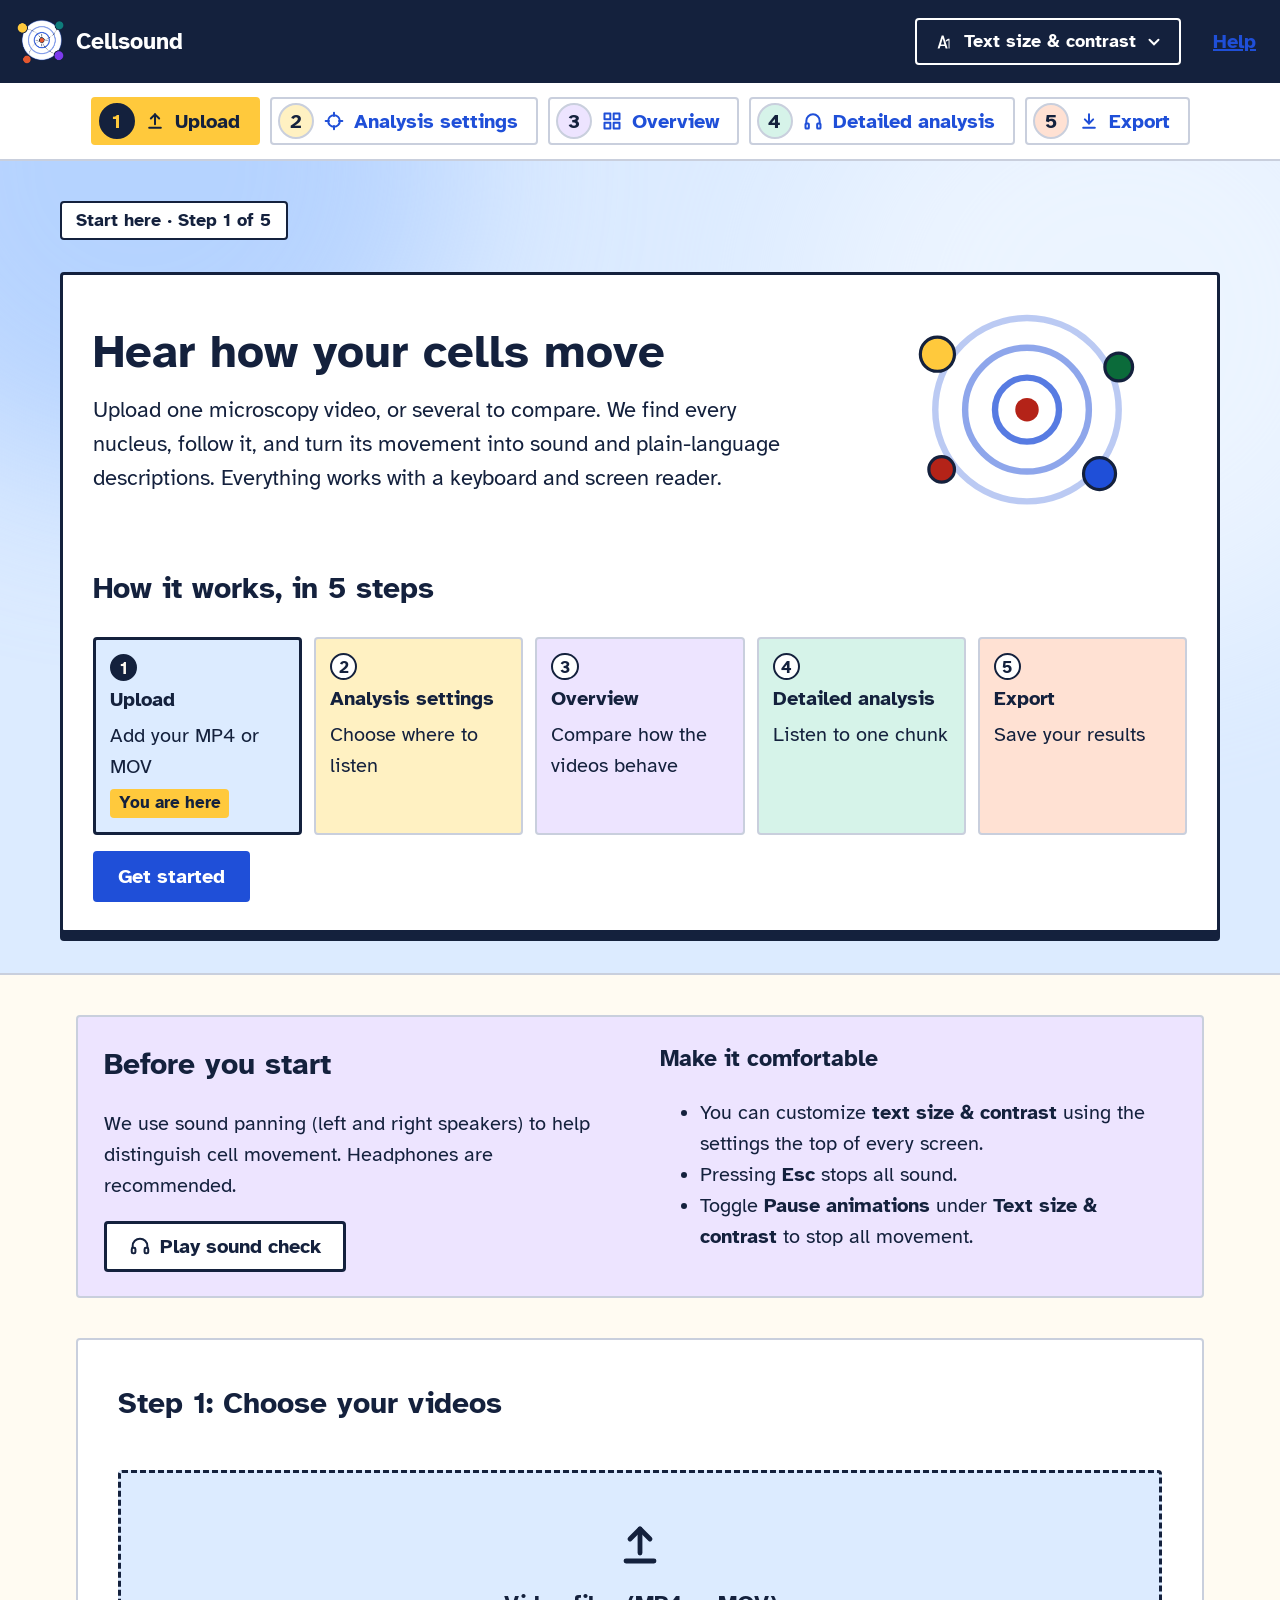
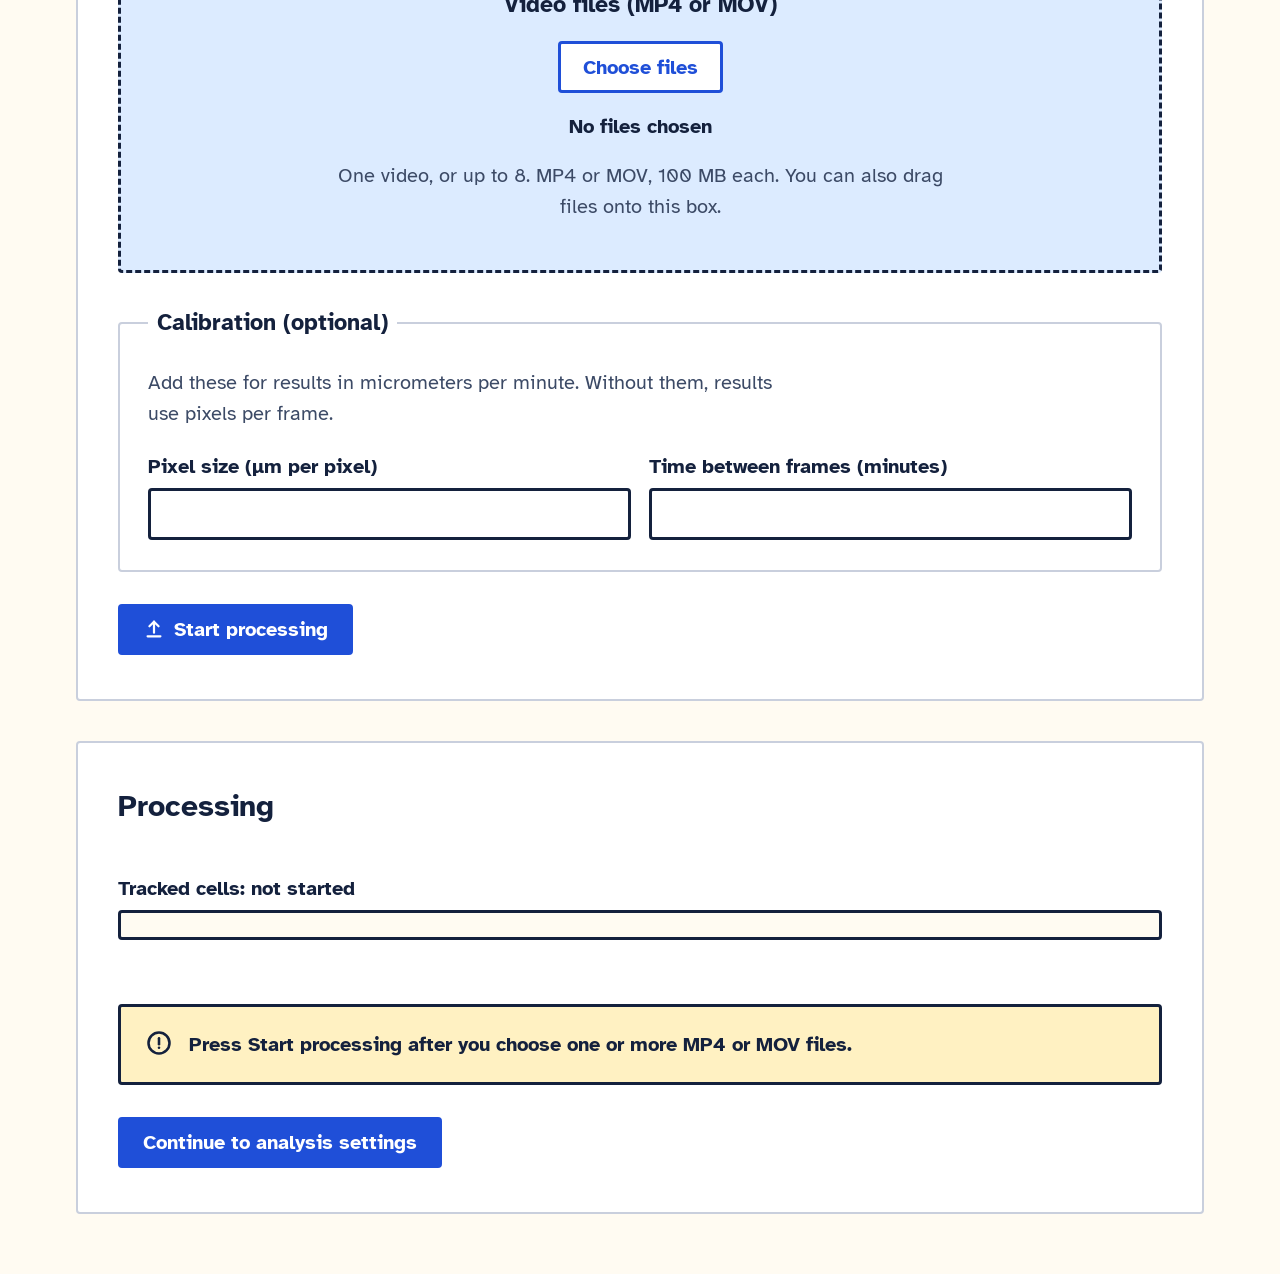
<file: frontend/index.html>
<!DOCTYPE html>
<html lang="en">
<head>
  <meta charset="utf-8">
  <meta name="viewport" content="width=device-width, initial-scale=1">
  <title>Start: upload a video — Cell Migration Sonification</title>
  <link rel="stylesheet" href="css/styles.css">
  <link rel="icon" href="img/logo.png" type="image/png">
</head>
<body class="app theme-light size-1" data-step="1">
<a class="skip" href="#main">Skip to main content</a>
<header class="site-header">
  <a class="brand" href="index.html"><img class="brand-logo" src="img/logo.png" alt="" width="32" height="32">Cellsound</a>
  <div class="header-tools">
    <div class="display-wrap">
      <button type="button" class="hdr-btn" id="display-button" aria-expanded="false" aria-controls="display-panel">
        <svg aria-hidden="true" width="22" height="22" viewBox="0 0 24 24" fill="currentColor"><path d="M5 19 9.5 5h2L16 19h-2.2l-.9-2.6H8.1L7.2 19H5zm3.6-4.4h3.8L10.6 8.2 8.6 14.6zM18 19V8.5h-1.6L14 10v1.8l2.4-1.4H17V19H18z"></path></svg>Text size &amp; contrast<svg class="chevron" aria-hidden="true" width="18" height="18" viewBox="0 0 24 24" fill="none" stroke="currentColor" stroke-width="2.6" stroke-linecap="round"><path d="m6 9 6 6 6-6"></path></svg>
      </button>
      <div id="display-panel" class="display-panel" role="group" aria-label="Text size and contrast" hidden>
        <div class="field">
          <label for="text-size">Text size</label>
          <select class="select" id="text-size">
            <option value="1">Standard</option>
            <option value="2">Larger</option>
            <option value="3">Largest</option>
          </select>
        </div>
        <div class="field">
          <label for="contrast">Contrast</label>
          <select class="select" id="contrast">
            <option value="light">Light</option>
            <option value="dark">Dark</option>
            <option value="hc">High contrast</option>
          </select>
        </div>
        <label class="check-label" for="pause-animations">
          <input type="checkbox" id="pause-animations"> Pause animations
        </label>
        <button type="button" class="done-btn" id="display-done">Done</button>
      </div>
    </div>
    <a class="help-link" href="help.html">Help</a>
  </div>
</header>
<nav class="steps" aria-label="Analysis steps">
  <ol>
    <li><a class="step-link" data-step-link="1" href="#"><span class="badge badge-1" aria-hidden="true">1</span><svg class="step-icon" aria-hidden="true" width="20" height="20" viewBox="0 0 24 24" fill="none" stroke="currentColor" stroke-width="2.4" stroke-linecap="round" stroke-linejoin="round"><path d="M12 16V4"></path><path d="m7 9 5-5 5 5"></path><path d="M5 20h14"></path></svg>Upload</a></li>
    <li><a class="step-link" data-step-link="2" href="#"><span class="badge badge-2" aria-hidden="true">2</span><svg class="step-icon" aria-hidden="true" width="20" height="20" viewBox="0 0 24 24" fill="none" stroke="currentColor" stroke-width="2.4" stroke-linecap="round" stroke-linejoin="round"><circle cx="12" cy="12" r="7"></circle><path d="M12 2v4M12 18v4M2 12h4M18 12h4"></path></svg>Analysis settings</a></li>
    <li><a class="step-link" data-step-link="3" href="#"><span class="badge badge-3" aria-hidden="true">3</span><svg class="step-icon" aria-hidden="true" width="20" height="20" viewBox="0 0 24 24" fill="none" stroke="currentColor" stroke-width="2.4" stroke-linecap="round" stroke-linejoin="round"><rect x="3" y="3" width="7" height="7"></rect><rect x="14" y="3" width="7" height="7"></rect><rect x="3" y="14" width="7" height="7"></rect><rect x="14" y="14" width="7" height="7"></rect></svg>Overview</a></li>
    <li><a class="step-link" data-step-link="4" href="#"><span class="badge badge-4" aria-hidden="true">4</span><svg class="step-icon" aria-hidden="true" width="20" height="20" viewBox="0 0 24 24" fill="none" stroke="currentColor" stroke-width="2.4" stroke-linecap="round" stroke-linejoin="round"><path d="M4 15v-3a8 8 0 0 1 16 0v3"></path><rect x="3" y="15" width="4" height="6" rx="1"></rect><rect x="17" y="15" width="4" height="6" rx="1"></rect></svg>Detailed analysis</a></li>
    <li><a class="step-link" data-step-link="5" href="#"><span class="badge badge-5" aria-hidden="true">5</span><svg class="step-icon" aria-hidden="true" width="20" height="20" viewBox="0 0 24 24" fill="none" stroke="currentColor" stroke-width="2.4" stroke-linecap="round" stroke-linejoin="round"><path d="M12 4v11"></path><path d="m7 10 5 5 5-5"></path><path d="M5 20h14"></path></svg>Export</a></li>
  </ol>
</nav>

<main id="main" tabindex="-1">
<div class="hero hero-sky">
  <div class="mesh" aria-hidden="true"><i></i><i></i></div>
  <div class="hero-inner">
    <div class="hero-bar">
      <p class="step-kicker">Start here · Step 1 of 5</p>
    </div>
    <div class="hero-card rise">
      <div class="hero-copy">
        <div>
          <h1>Hear how your cells move</h1>
          <p class="lede">Upload one microscopy video, or several to compare. We find every nucleus, follow it, and turn its movement into sound and plain-language descriptions. Everything works with a keyboard and screen reader.</p>
        </div>
        <svg class="art float" aria-hidden="true" viewBox="0 0 300 200">
          <circle cx="150" cy="100" r="86" fill="none" stroke="var(--primary)" stroke-width="6" opacity="0.3"></circle>
          <circle cx="150" cy="100" r="58" fill="none" stroke="var(--primary)" stroke-width="6" opacity="0.5"></circle>
          <circle cx="150" cy="100" r="30" fill="none" stroke="var(--primary)" stroke-width="6" opacity="0.75"></circle>
          <circle cx="150" cy="100" r="11" fill="var(--danger)"></circle>
          <circle cx="66" cy="48" r="16" fill="var(--sun)" stroke="var(--ink)" stroke-width="3"></circle>
          <circle cx="236" cy="60" r="13" fill="var(--ok)" stroke="var(--ink)" stroke-width="3"></circle>
          <circle cx="218" cy="160" r="15" fill="var(--primary)" stroke="var(--ink)" stroke-width="3"></circle>
          <circle cx="70" cy="156" r="12" fill="var(--danger)" stroke="var(--ink)" stroke-width="3"></circle>
        </svg>
      </div>
      <div>
        <h2>How it works, in 5 steps</h2>
        <ol class="mini-steps">
          <li class="mini-step here"><span class="mini-top" aria-hidden="true"><span class="mini-num">1</span></span><strong>Upload</strong><span>Add your MP4 or MOV</span><span class="here-tag">You are here</span></li>
          <li class="mini-step tint-2"><span class="mini-top" aria-hidden="true"><span class="mini-num">2</span></span><strong>Analysis settings</strong><span>Choose where to listen</span></li>
          <li class="mini-step tint-3"><span class="mini-top" aria-hidden="true"><span class="mini-num">3</span></span><strong>Overview</strong><span>Compare how the videos behave</span></li>
          <li class="mini-step tint-4"><span class="mini-top" aria-hidden="true"><span class="mini-num">4</span></span><strong>Detailed analysis</strong><span>Listen to one chunk</span></li>
          <li class="mini-step tint-5"><span class="mini-top" aria-hidden="true"><span class="mini-num">5</span></span><strong>Export</strong><span>Save your results</span></li>
        </ol>
        <button type="button" class="btn btn-primary" id="get-started">Get started</button>
      </div>
    </div>
  </div>
</div>
<div class="page stack">
  <section class="band rise" id="help" aria-labelledby="before-h">
    <div>
      <h2 id="before-h" tabindex="-1">Before you start</h2>
      <p>We use sound panning (left and right speakers) to help distinguish cell movement. Headphones are recommended.</p>
      <button type="button" class="btn btn-quiet lift" id="sound-check"><svg aria-hidden="true" width="22" height="22" viewBox="0 0 24 24" fill="none" stroke="currentColor" stroke-width="2.2" stroke-linecap="round" stroke-linejoin="round"><path d="M4 14v-2a8 8 0 0 1 16 0v2"></path><rect x="3" y="14" width="4" height="6" rx="1.5"></rect><rect x="17" y="14" width="4" height="6" rx="1.5"></rect></svg>Play sound check</button>
    </div>
    <div>
      <h3>Make it comfortable</h3>
      <ul>
        <li>You can customize <strong>text size &amp; contrast</strong> using the settings the top of every screen.</li>
        <li>Pressing <strong>Esc</strong> stops all sound.</li>
        <li>Toggle <strong>Pause animations</strong> under <strong>Text size &amp; contrast</strong> to stop all movement.</li>
      </ul>
    </div>
  </section>
  <section class="card rise" aria-labelledby="choose-h">
    <h2 id="choose-h" tabindex="-1">Step 1: Choose your videos</h2>
    <div class="drop" id="drop">
      <svg aria-hidden="true" width="48" height="48" viewBox="0 0 24 24" fill="none" stroke="currentColor" stroke-width="2.4" stroke-linecap="round" stroke-linejoin="round"><path d="M12 16V4"></path><path d="m7 9 5-5 5 5"></path><path d="M5 20h14"></path></svg>
      <label id="video-label" class="drop-title" for="video">Video files (MP4 or MOV)</label>
      <input id="video" class="sr file-in" type="file" multiple accept="video/mp4,video/quicktime,.mp4,.mov" aria-labelledby="video-label" aria-describedby="video-hint">
      <label for="video" class="file-btn" aria-hidden="true">Choose files</label>
      <p id="file-name" class="file-name">No files chosen</p>
      <p id="video-hint" class="hint">One video, or up to 8. MP4 or MOV, 100 MB each. You can also drag files onto this box.</p>
      <p id="video-error" class="error" hidden></p>
    </div>
    <fieldset class="fields">
      <legend>Calibration (optional)</legend>
      <p id="calib-hint" class="hint">Add these for results in micrometers per minute. Without them, results use pixels per frame.</p>
      <div class="pair">
        <div class="field">
          <label for="px">Pixel size (µm per pixel)</label>
          <input class="text-input" id="px" type="number" step="0.01" min="0" aria-describedby="calib-hint calib-error">
        </div>
        <div class="field">
          <label for="dt">Time between frames (minutes)</label>
          <input class="text-input" id="dt" type="number" step="0.1" min="0" aria-describedby="calib-hint calib-error">
        </div>
      </div>
      <p id="calib-error" class="error" hidden></p>
    </fieldset>
    <div>
      <button type="button" class="btn btn-primary lift" id="start"><svg aria-hidden="true" width="22" height="22" viewBox="0 0 24 24" fill="none" stroke="currentColor" stroke-width="2.4" stroke-linecap="round" stroke-linejoin="round"><path d="M12 16V4"></path><path d="m7 9 5-5 5 5"></path><path d="M5 20h14"></path></svg>Start processing</button>
    </div>
  </section>
  <section class="card rise" aria-labelledby="proc-h">
    <h2 id="proc-h">Processing</h2>
    <div class="field" id="overall-progress">
      <label id="prog-label" for="prog">Tracked cells: not started</label>
      <div class="bar" aria-hidden="true"><span id="bar-fill"></span></div>
      <progress id="prog" class="sr" max="200" value="0">0%</progress>
    </div>
    <h3 id="batch-progress-h" class="sr" tabindex="-1" hidden>Videos</h3>
    <ol id="batch-list" class="checks batch-checks" hidden></ol>
    <div class="status-box">
      <svg aria-hidden="true" width="28" height="28" viewBox="0 0 24 24" fill="none" stroke="currentColor" stroke-width="2.2" stroke-linecap="round"><circle cx="12" cy="12" r="9"></circle><path d="M12 8v5"></path><path d="M12 16h.01"></path></svg>
      <p id="status-text" role="status" aria-live="polite" aria-atomic="true">Press Start processing after you choose one or more MP4 or MOV files.</p>
    </div>
    <div><a class="btn btn-primary" id="continue" href="setup.html" hidden>Continue to analysis settings</a></div>
  </section>
</div>
</main>
<script src="js/audio.js"></script>
<script src="js/api.js"></script>
<script src="js/common.js"></script>
<script src="js/upload.js"></script>
</body>
</html>
</file>
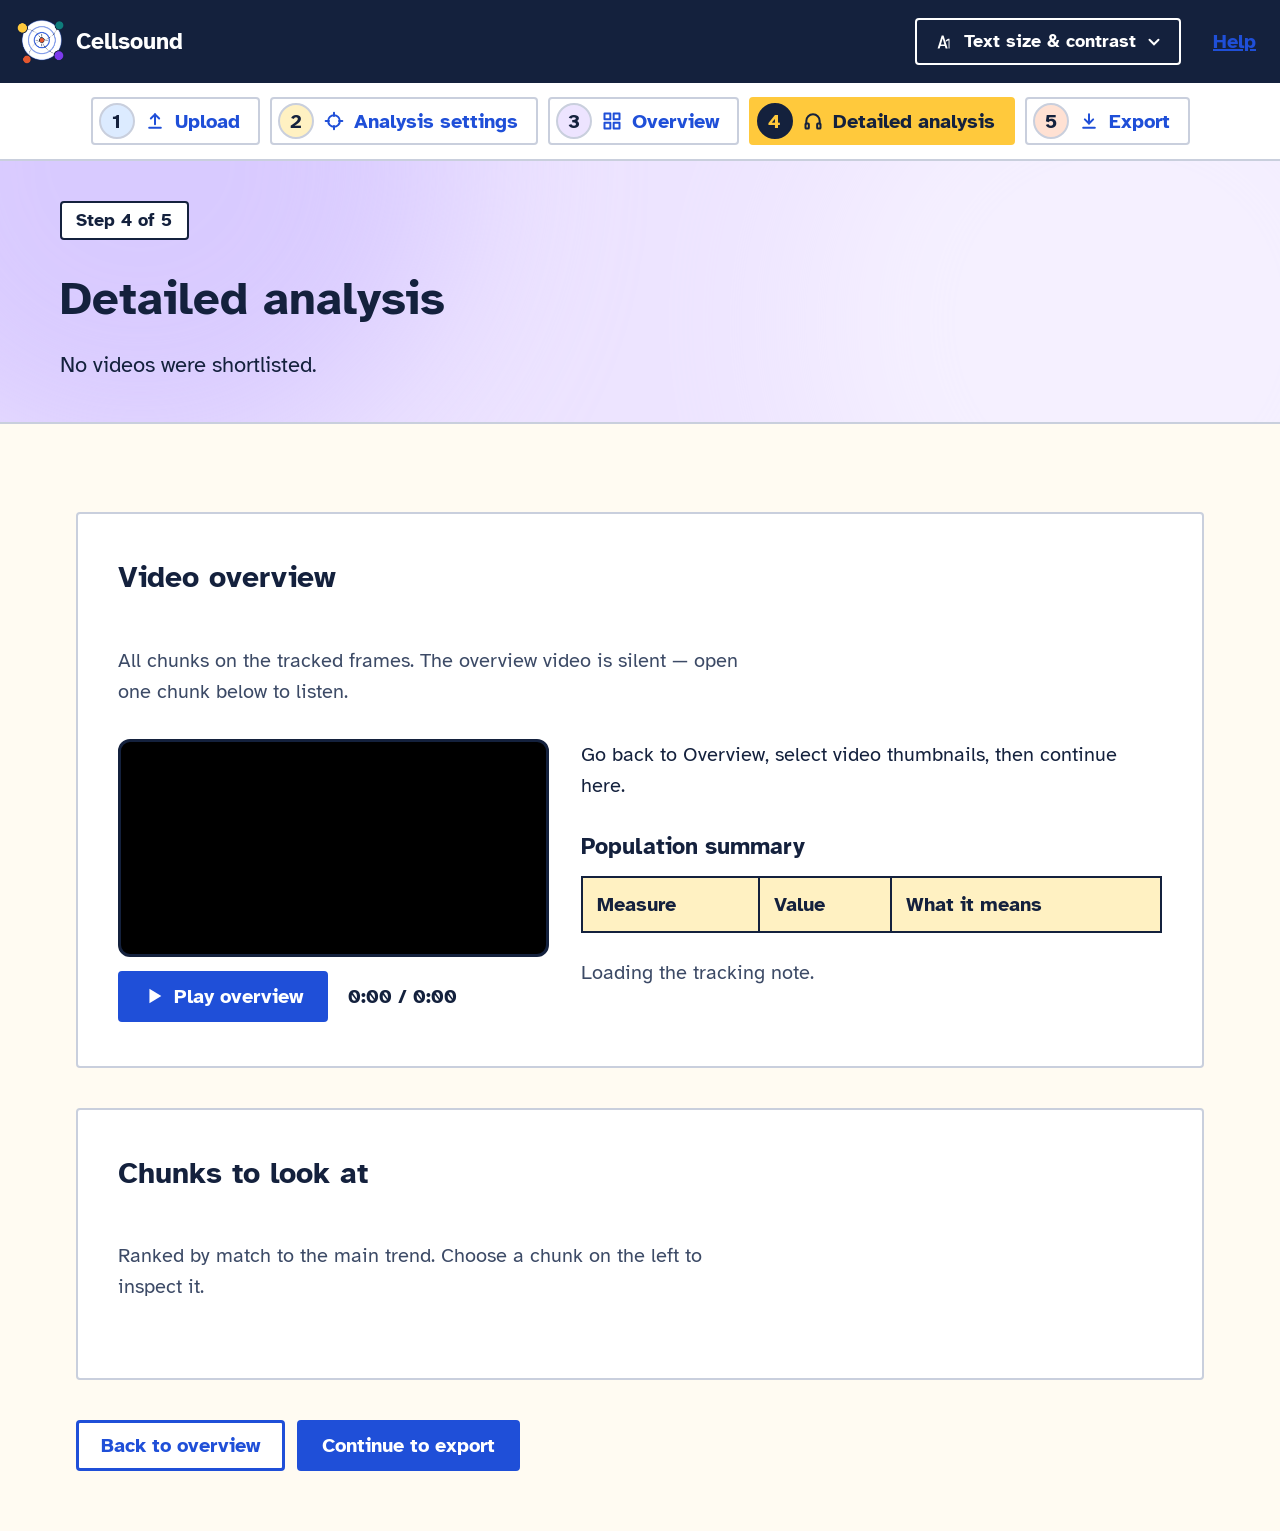
<file: frontend/analysis.html>
<!DOCTYPE html>
<html lang="en">
<head>
  <meta charset="utf-8">
  <meta name="viewport" content="width=device-width, initial-scale=1">
  <title>Detailed analysis — Cellsound</title>
  <link rel="stylesheet" href="css/styles.css">
  <link rel="icon" href="img/logo.png" type="image/png">
</head>
<body class="app theme-light size-1" data-step="4">
<a class="skip" href="#main">Skip to main content</a>
<header class="site-header">
  <a class="brand" href="index.html"><img class="brand-logo" src="img/logo.png" alt="" width="32" height="32">Cellsound</a>
  <div class="header-tools">
    <div class="display-wrap">
      <button type="button" class="hdr-btn" id="display-button" aria-expanded="false" aria-controls="display-panel">
        <svg aria-hidden="true" width="22" height="22" viewBox="0 0 24 24" fill="currentColor"><path d="M5 19 9.5 5h2L16 19h-2.2l-.9-2.6H8.1L7.2 19H5zm3.6-4.4h3.8L10.6 8.2 8.6 14.6zM18 19V8.5h-1.6L14 10v1.8l2.4-1.4H17V19H18z"></path></svg>Text size &amp; contrast<svg class="chevron" aria-hidden="true" width="18" height="18" viewBox="0 0 24 24" fill="none" stroke="currentColor" stroke-width="2.6" stroke-linecap="round"><path d="m6 9 6 6 6-6"></path></svg>
      </button>
      <div id="display-panel" class="display-panel" role="group" aria-label="Text size and contrast" hidden>
        <div class="field">
          <label for="text-size">Text size</label>
          <select class="select" id="text-size">
            <option value="1">Standard</option>
            <option value="2">Larger</option>
            <option value="3">Largest</option>
          </select>
        </div>
        <div class="field">
          <label for="contrast">Contrast</label>
          <select class="select" id="contrast">
            <option value="light">Light</option>
            <option value="dark">Dark</option>
            <option value="hc">High contrast</option>
          </select>
        </div>
        <label class="check-label" for="pause-animations">
          <input type="checkbox" id="pause-animations"> Pause animations
        </label>
        <button type="button" class="done-btn" id="display-done">Done</button>
      </div>
    </div>
    <a class="help-link" href="help.html">Help</a>
  </div>
</header>
<nav class="steps" aria-label="Analysis steps">
  <ol>
    <li><a class="step-link" data-step-link="1" href="#"><span class="badge badge-1" aria-hidden="true">1</span><svg class="step-icon" aria-hidden="true" width="20" height="20" viewBox="0 0 24 24" fill="none" stroke="currentColor" stroke-width="2.4" stroke-linecap="round" stroke-linejoin="round"><path d="M12 16V4"></path><path d="m7 9 5-5 5 5"></path><path d="M5 20h14"></path></svg>Upload</a></li>
    <li><a class="step-link" data-step-link="2" href="#"><span class="badge badge-2" aria-hidden="true">2</span><svg class="step-icon" aria-hidden="true" width="20" height="20" viewBox="0 0 24 24" fill="none" stroke="currentColor" stroke-width="2.4" stroke-linecap="round" stroke-linejoin="round"><circle cx="12" cy="12" r="7"></circle><path d="M12 2v4M12 18v4M2 12h4M18 12h4"></path></svg>Analysis settings</a></li>
    <li><a class="step-link" data-step-link="3" href="#"><span class="badge badge-3" aria-hidden="true">3</span><svg class="step-icon" aria-hidden="true" width="20" height="20" viewBox="0 0 24 24" fill="none" stroke="currentColor" stroke-width="2.4" stroke-linecap="round" stroke-linejoin="round"><rect x="3" y="3" width="7" height="7"></rect><rect x="14" y="3" width="7" height="7"></rect><rect x="3" y="14" width="7" height="7"></rect><rect x="14" y="14" width="7" height="7"></rect></svg>Overview</a></li>
    <li><a class="step-link" data-step-link="4" href="#"><span class="badge badge-4" aria-hidden="true">4</span><svg class="step-icon" aria-hidden="true" width="20" height="20" viewBox="0 0 24 24" fill="none" stroke="currentColor" stroke-width="2.4" stroke-linecap="round" stroke-linejoin="round"><path d="M4 15v-3a8 8 0 0 1 16 0v3"></path><rect x="3" y="15" width="4" height="6" rx="1"></rect><rect x="17" y="15" width="4" height="6" rx="1"></rect></svg>Detailed analysis</a></li>
    <li><a class="step-link" data-step-link="5" href="#"><span class="badge badge-5" aria-hidden="true">5</span><svg class="step-icon" aria-hidden="true" width="20" height="20" viewBox="0 0 24 24" fill="none" stroke="currentColor" stroke-width="2.4" stroke-linecap="round" stroke-linejoin="round"><path d="M12 4v11"></path><path d="m7 10 5 5 5-5"></path><path d="M5 20h14"></path></svg>Export</a></li>
  </ol>
</nav>

<main id="main" tabindex="-1">
<div class="hero hero-lilac">
  <div class="mesh" aria-hidden="true"><i></i><i></i></div>
  <div class="hero-inner">
    <div class="hero-bar">
      <p class="step-kicker">Step 4 of 5</p>
    </div>
    <h1>Detailed analysis</h1>
    <p class="lede" id="hero-lede">Loading the shortlisted videos from overview.</p>
  </div>
</div>

<div class="page stack">
  <div class="video-tabs" id="video-tabs" role="tablist" aria-label="Shortlisted videos"></div>

  <section class="card" aria-labelledby="overview-h">
    <h2 id="overview-h">Video overview</h2>
    <p class="hint">All chunks on the tracked frames. The overview video is silent — open one chunk below to listen.</p>
    <div class="split" style="align-items:flex-start">
      <div class="overview-player" style="flex:1 1 16em;min-width:12em;max-width:28rem">
        <video id="overview-video" playsinline muted preload="auto" aria-label="Overview video showing all chunks, muted"></video>
        <div class="overview-controls">
          <button type="button" class="btn btn-primary" id="overview-play" aria-controls="overview-video">
            <svg aria-hidden="true" width="22" height="22" viewBox="0 0 24 24" fill="currentColor"><path id="overview-play-icon" d="M7 4v16l13-8z"></path></svg>
            <span id="overview-play-label">Play overview</span>
          </button>
          <p class="overview-time" id="overview-time" aria-live="off">0:00 / 0:00</p>
        </div>
      </div>
      <div class="copy" style="flex:2 1 18em;min-width:14em">
        <p id="desc-text">The overview will appear when the summary loads.</p>
        <div style="overflow-x:auto;margin-top:1em">
          <table class="stats">
            <caption>Population summary</caption>
            <thead><tr><th scope="col">Measure</th><th scope="col">Value</th><th scope="col">What it means</th></tr></thead>
            <tbody id="stats-body"></tbody>
          </table>
        </div>
        <p class="hint" id="trust-note" style="margin-top:0.8em">Loading the tracking note.</p>
      </div>
    </div>
  </section>

  <section class="card" aria-labelledby="important-h">
    <h2 id="important-h">Chunks to look at</h2>
    <p class="hint" id="important-hint">Ranked by match to the main trend. Choose a chunk on the left to inspect it.</p>
    <div class="cluster-layout">
      <div class="cluster-list">
        <ol class="cluster-picks" id="chunk-picks"></ol>
      </div>
      <section class="cluster-detail" id="chunk-detail" hidden aria-labelledby="detail-h">
        <div style="display:flex;align-items:center;gap:0.8em;flex-wrap:wrap">
          <span class="dot dot-big" id="detail-dot" aria-hidden="true">1</span>
          <div class="copy" style="flex:1 1 12em">
            <h3 id="detail-h" tabindex="-1">Chunk</h3>
            <p class="hint" id="detail-meta"></p>
          </div>
        </div>
        <div class="split" style="align-items:flex-start;margin-top:1em">
          <div style="flex:1 1 14em;min-width:12em;max-width:24rem">
            <video id="chunk-video" playsinline muted preload="auto" aria-label="Video with only the selected chunk highlighted" style="width:100%;height:auto;display:block;border-radius:12px;background:#000;border:3px solid var(--line)"></video>
            <p class="hint" style="margin-top:0.5em">Only this chunk is drawn. Playback is fixed at half the source frame rate.</p>
          </div>
          <div style="flex:1 1 14em;min-width:12em">
            <div class="flow">
              <button type="button" class="btn btn-primary" id="play"><svg aria-hidden="true" width="22" height="22" viewBox="0 0 24 24" fill="currentColor"><path id="play-icon" d="M7 4v16l13-8z"></path></svg><span id="play-label">Play this chunk</span></button>
              <button type="button" class="btn btn-line" id="replay">Replay from start</button>
            </div>
            <p class="hint" id="tone-note">Sound matches the chunk video. Volume is separate from your screen reader.</p>
            <div class="field">
              <label for="pos">Position in video</label>
              <input id="pos" type="range" min="0" max="200" value="0" aria-valuetext="Start of the clip">
              <p class="hint" id="pos-visible" aria-hidden="true">Start of the clip</p>
            </div>
            <div class="field">
              <label for="vol">App volume</label>
              <input id="vol" type="range" min="0" max="100" value="70" aria-valuetext="Volume 70 percent">
              <p class="hint" id="vol-hint">Volume 70 percent.</p>
            </div>
            <p class="listen-status" id="status-text" role="status" aria-live="polite" aria-atomic="true">Select a chunk, then press Play.</p>
          </div>
        </div>
        <div class="copy" style="margin-top:1em">
          <h3>Description</h3>
          <p id="detail-desc"></p>
        </div>
        <div style="overflow-x:auto">
          <table class="cmp">
            <caption id="cmp-caption">Chunk compared with the whole video</caption>
            <thead><tr><th scope="col">Measure</th><th scope="col">This chunk</th><th scope="col">All cells</th></tr></thead>
            <tbody>
              <tr><th scope="row">Average speed</th><td id="cmp-speed"></td><td id="all-speed"></td></tr>
              <tr><th scope="row">Along main trend</th><td id="cmp-along"></td><td id="all-along"></td></tr>
              <tr><th scope="row">Toward (−) or away (+)</th><td id="cmp-radial"></td><td id="all-radial"></td></tr>
              <tr><th scope="row">Path</th><td id="cmp-path" colspan="2"></td></tr>
            </tbody>
          </table>
        </div>
      </section>
    </div>
  </section>

  <div class="flow">
    <a class="btn btn-line" id="overview-link" href="overview.html">Back to overview</a>
    <a class="btn btn-primary" id="export-link" href="export.html">Continue to export</a>
  </div>
</div>
</main>
<script src="js/audio.js"></script>
<script src="js/api.js"></script>
<script src="js/common.js"></script>
<script src="js/analysis.js"></script>
</body>
</html>
</file>
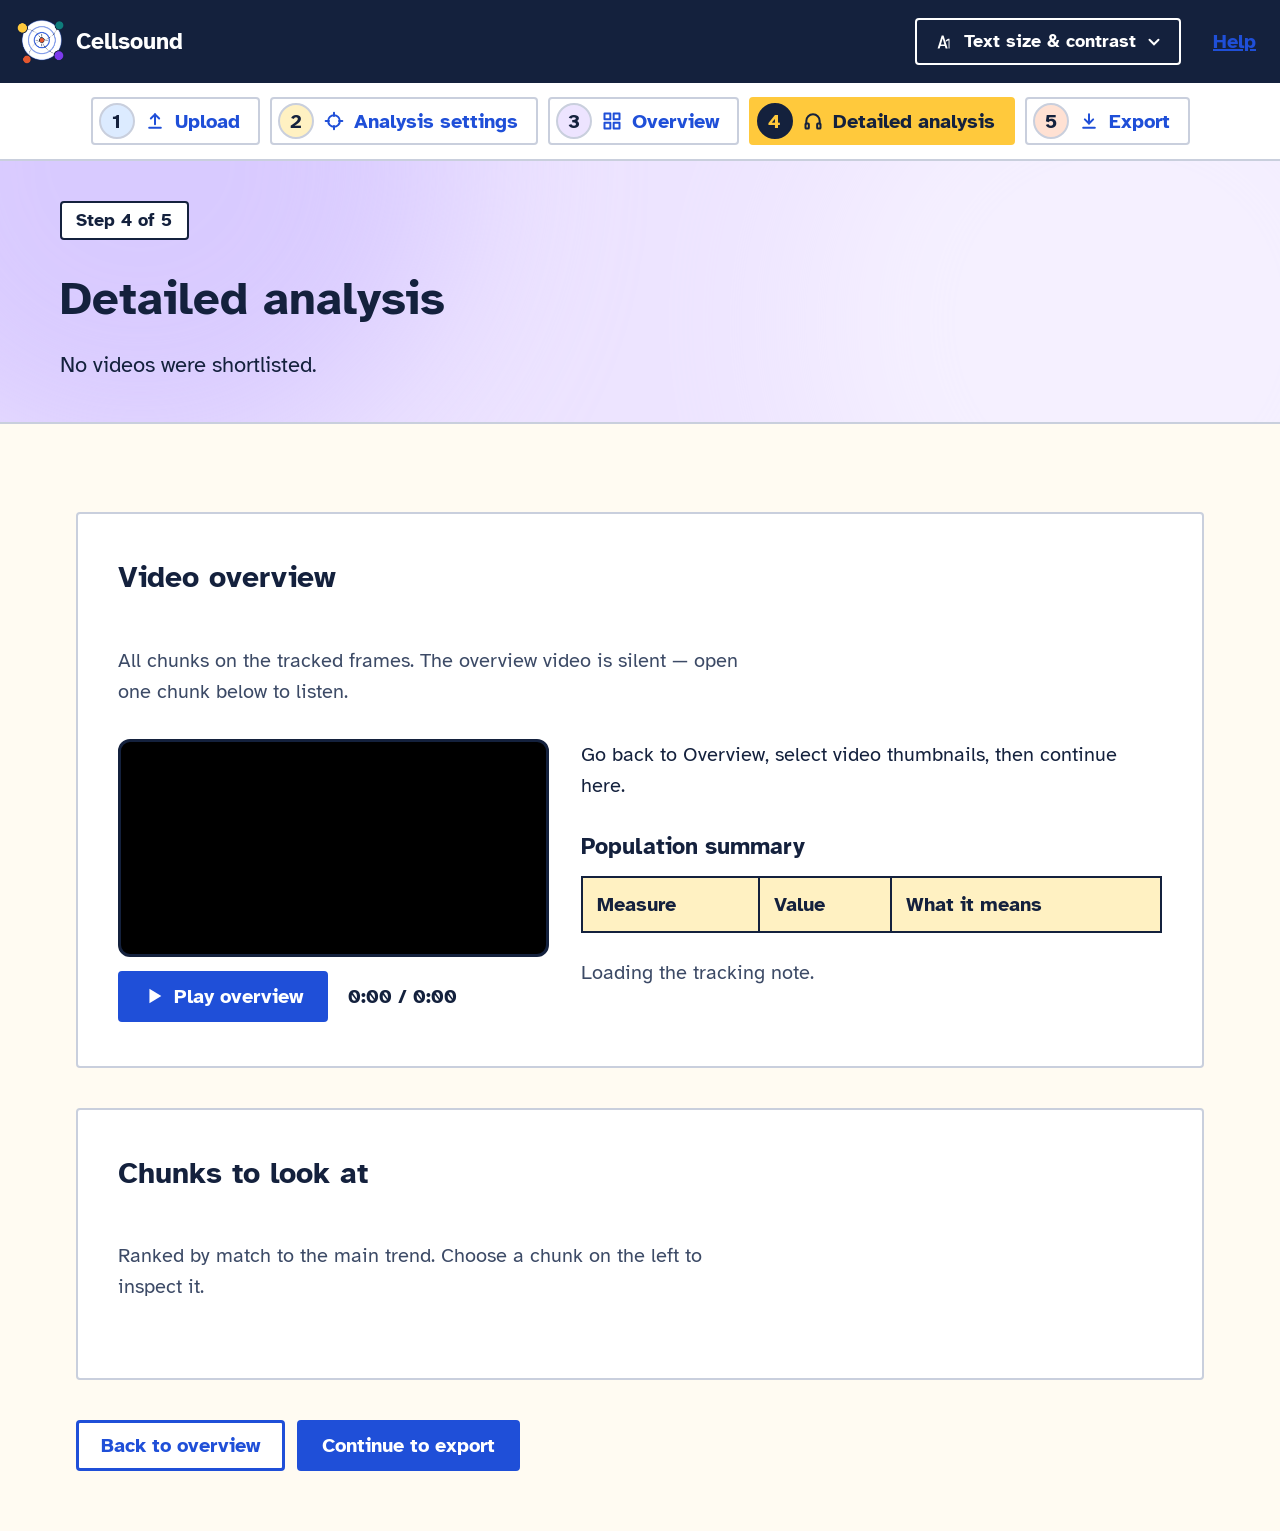
<file: frontend/clusters.html>
<!DOCTYPE html>
<html lang="en">
<head>
  <meta charset="utf-8">
  <meta http-equiv="refresh" content="0; url=analysis.html">
  <title>Redirecting to Analysis</title>
  <script>
    const params = window.location.search || "";
    window.location.replace("analysis.html" + params);
  </script>
</head>
<body>
  <p>Chunks now live on the <a id="go" href="analysis.html">Analysis</a> page.</p>
  <script>document.getElementById("go").href = "analysis.html" + (window.location.search || "");</script>
</body>
</html>
</file>
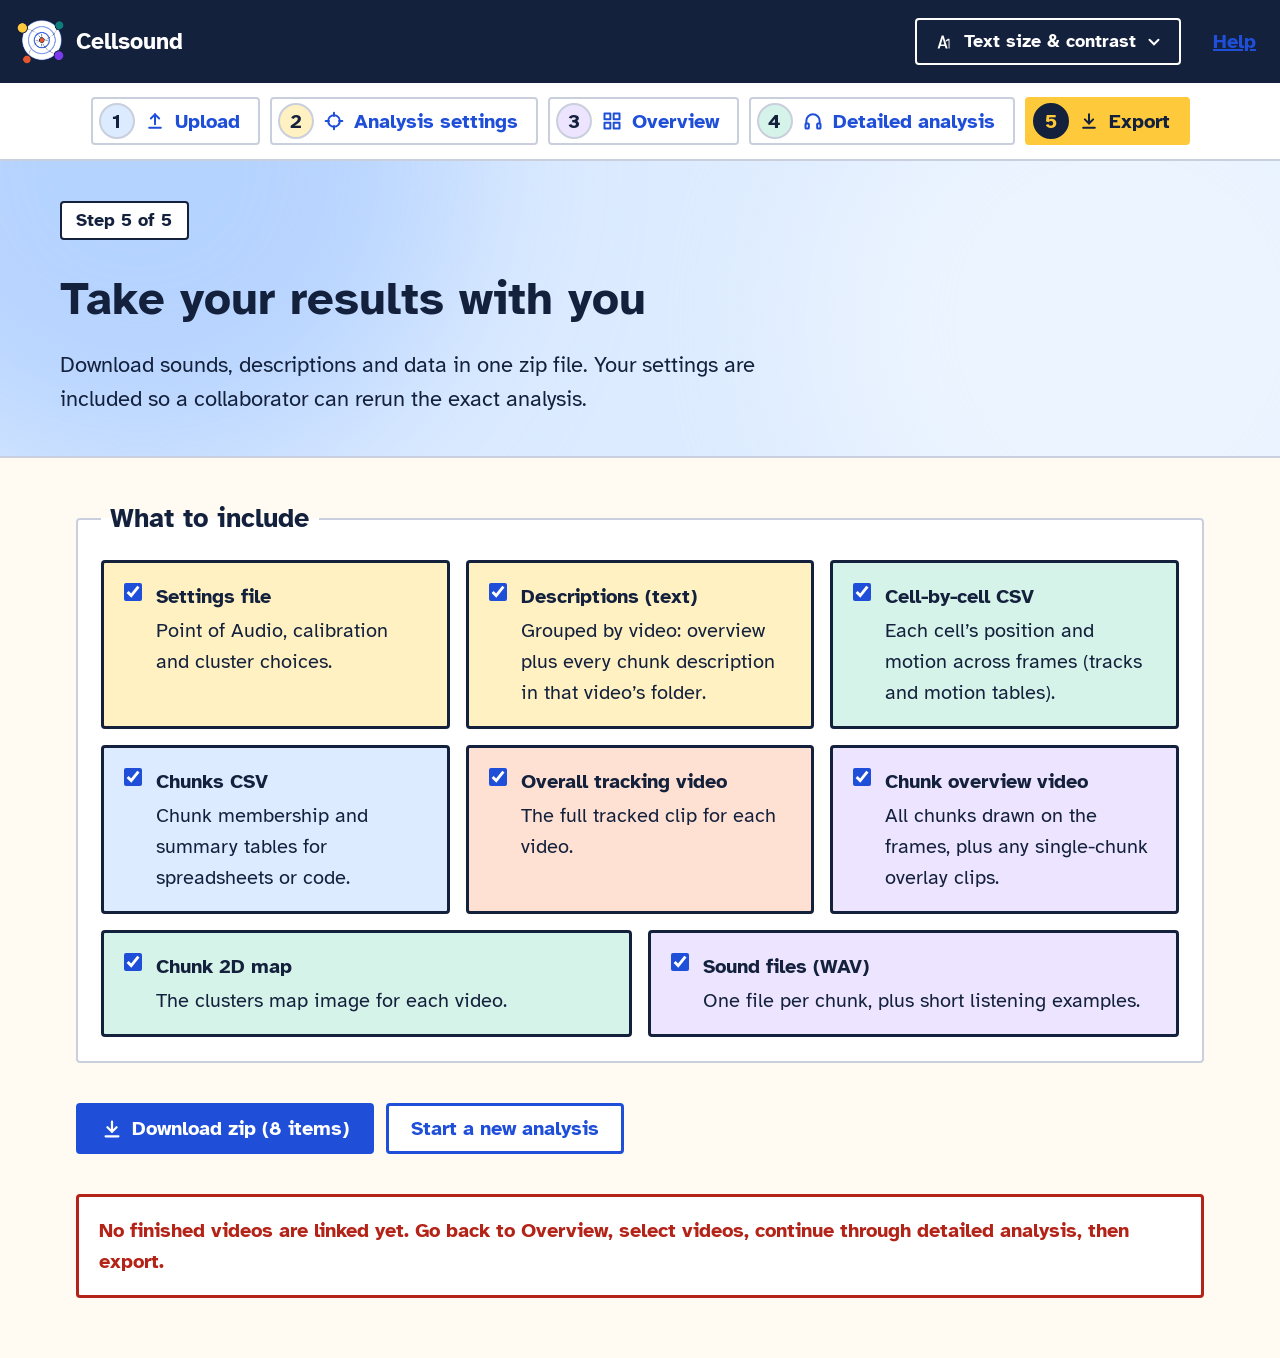
<file: frontend/export.html>
<!DOCTYPE html>
<html lang="en">
<head>
  <meta charset="utf-8">
  <meta name="viewport" content="width=device-width, initial-scale=1">
  <title>Export results — Cell Migration Sonification</title>
  <link rel="stylesheet" href="css/styles.css">
  <link rel="icon" href="img/logo.png" type="image/png">
</head>
<body class="app theme-light size-1" data-step="5">
<a class="skip" href="#main">Skip to main content</a>
<header class="site-header">
  <a class="brand" href="index.html"><img class="brand-logo" src="img/logo.png" alt="" width="32" height="32">Cellsound</a>
  <div class="header-tools">
    <div class="display-wrap">
      <button type="button" class="hdr-btn" id="display-button" aria-expanded="false" aria-controls="display-panel">
        <svg aria-hidden="true" width="22" height="22" viewBox="0 0 24 24" fill="currentColor"><path d="M5 19 9.5 5h2L16 19h-2.2l-.9-2.6H8.1L7.2 19H5zm3.6-4.4h3.8L10.6 8.2 8.6 14.6zM18 19V8.5h-1.6L14 10v1.8l2.4-1.4H17V19H18z"></path></svg>Text size &amp; contrast<svg class="chevron" aria-hidden="true" width="18" height="18" viewBox="0 0 24 24" fill="none" stroke="currentColor" stroke-width="2.6" stroke-linecap="round"><path d="m6 9 6 6 6-6"></path></svg>
      </button>
      <div id="display-panel" class="display-panel" role="group" aria-label="Text size and contrast" hidden>
        <div class="field">
          <label for="text-size">Text size</label>
          <select class="select" id="text-size">
            <option value="1">Standard</option>
            <option value="2">Larger</option>
            <option value="3">Largest</option>
          </select>
        </div>
        <div class="field">
          <label for="contrast">Contrast</label>
          <select class="select" id="contrast">
            <option value="light">Light</option>
            <option value="dark">Dark</option>
            <option value="hc">High contrast</option>
          </select>
        </div>
        <label class="check-label" for="pause-animations">
          <input type="checkbox" id="pause-animations"> Pause animations
        </label>
        <button type="button" class="done-btn" id="display-done">Done</button>
      </div>
    </div>
    <a class="help-link" href="help.html">Help</a>
  </div>
</header>
<nav class="steps" aria-label="Analysis steps">
  <ol>
    <li><a class="step-link" data-step-link="1" href="#"><span class="badge badge-1" aria-hidden="true">1</span><svg class="step-icon" aria-hidden="true" width="20" height="20" viewBox="0 0 24 24" fill="none" stroke="currentColor" stroke-width="2.4" stroke-linecap="round" stroke-linejoin="round"><path d="M12 16V4"></path><path d="m7 9 5-5 5 5"></path><path d="M5 20h14"></path></svg>Upload</a></li>
    <li><a class="step-link" data-step-link="2" href="#"><span class="badge badge-2" aria-hidden="true">2</span><svg class="step-icon" aria-hidden="true" width="20" height="20" viewBox="0 0 24 24" fill="none" stroke="currentColor" stroke-width="2.4" stroke-linecap="round" stroke-linejoin="round"><circle cx="12" cy="12" r="7"></circle><path d="M12 2v4M12 18v4M2 12h4M18 12h4"></path></svg>Analysis settings</a></li>
    <li><a class="step-link" data-step-link="3" href="#"><span class="badge badge-3" aria-hidden="true">3</span><svg class="step-icon" aria-hidden="true" width="20" height="20" viewBox="0 0 24 24" fill="none" stroke="currentColor" stroke-width="2.4" stroke-linecap="round" stroke-linejoin="round"><rect x="3" y="3" width="7" height="7"></rect><rect x="14" y="3" width="7" height="7"></rect><rect x="3" y="14" width="7" height="7"></rect><rect x="14" y="14" width="7" height="7"></rect></svg>Overview</a></li>
    <li><a class="step-link" data-step-link="4" href="#"><span class="badge badge-4" aria-hidden="true">4</span><svg class="step-icon" aria-hidden="true" width="20" height="20" viewBox="0 0 24 24" fill="none" stroke="currentColor" stroke-width="2.4" stroke-linecap="round" stroke-linejoin="round"><path d="M4 15v-3a8 8 0 0 1 16 0v3"></path><rect x="3" y="15" width="4" height="6" rx="1"></rect><rect x="17" y="15" width="4" height="6" rx="1"></rect></svg>Detailed analysis</a></li>
    <li><a class="step-link" data-step-link="5" href="#"><span class="badge badge-5" aria-hidden="true">5</span><svg class="step-icon" aria-hidden="true" width="20" height="20" viewBox="0 0 24 24" fill="none" stroke="currentColor" stroke-width="2.4" stroke-linecap="round" stroke-linejoin="round"><path d="M12 4v11"></path><path d="m7 10 5 5 5-5"></path><path d="M5 20h14"></path></svg>Export</a></li>
  </ol>
</nav>

<main id="main" tabindex="-1">
<div class="hero hero-sky">
  <div class="mesh" aria-hidden="true"><i></i><i></i></div>
  <div class="hero-inner">
    <div class="hero-bar">
      <p class="step-kicker">Step 5 of 5</p>
    </div>
    <h1>Take your results with you</h1>
    <p class="lede">Download sounds, descriptions and data in one zip file. Your settings are included so a collaborator can rerun the exact analysis.</p>
  </div>
</div>
<div class="page stack">
  <fieldset class="include" id="video-pick" hidden>
    <legend>Which videos</legend>
    <p class="hint" id="video-pick-hint">Choose which finished videos go in the zip. Each selected video gets its own folder.</p>
    <div class="opt-row" id="video-options"></div>
    <div class="flow select-tools" style="margin-top:0.8em">
      <button type="button" class="btn btn-line" id="videos-all">Select all videos</button>
      <button type="button" class="btn btn-line" id="videos-none">Deselect all videos</button>
    </div>
  </fieldset>
  <fieldset class="include" id="help">
    <legend>What to include</legend>
    <div class="opt-row">
      <label class="opt" style="background:var(--butter)"><input type="checkbox" id="inc-settings" value="settings" checked aria-describedby="d-set"><span><strong>Settings file</strong><p id="d-set">Point of Audio, calibration and cluster choices.</p></span></label>
      <label class="opt" style="background:var(--butter)"><input type="checkbox" id="inc-text" value="text" checked aria-describedby="d-text"><span><strong>Descriptions (text)</strong><p id="d-text">Grouped by video: overview plus every chunk description in that video’s folder.</p></span></label>
      <label class="opt" style="background:var(--mint)"><input type="checkbox" id="inc-tracks" value="tracks" checked aria-describedby="d-tracks"><span><strong>Cell-by-cell CSV</strong><p id="d-tracks">Each cell’s position and motion across frames (tracks and motion tables).</p></span></label>
      <label class="opt" style="background:var(--sky)"><input type="checkbox" id="inc-chunks-csv" value="chunks_csv" checked aria-describedby="d-chunks-csv"><span><strong>Chunks CSV</strong><p id="d-chunks-csv">Chunk membership and summary tables for spreadsheets or code.</p></span></label>
      <label class="opt" style="background:var(--peach)"><input type="checkbox" id="inc-tracking-video" value="tracking_video" checked aria-describedby="d-tracking-video"><span><strong>Overall tracking video</strong><p id="d-tracking-video">The full tracked clip for each video.</p></span></label>
      <label class="opt" style="background:var(--lilac)"><input type="checkbox" id="inc-overview-video" value="overview_video" checked aria-describedby="d-overview-video"><span><strong>Chunk overview video</strong><p id="d-overview-video">All chunks drawn on the frames, plus any single-chunk overlay clips.</p></span></label>
      <label class="opt" style="background:var(--mint)"><input type="checkbox" id="inc-map" value="map" checked aria-describedby="d-map"><span><strong>Chunk 2D map</strong><p id="d-map">The clusters map image for each video.</p></span></label>
      <label class="opt" style="background:var(--lilac)"><input type="checkbox" id="inc-audio" value="audio" checked aria-describedby="d-audio"><span><strong>Sound files (WAV)</strong><p id="d-audio">One file per chunk, plus short listening examples.</p></span></label>
    </div>
  </fieldset>
  <div class="flow">
    <button type="button" class="btn btn-primary" id="download"><svg aria-hidden="true" width="22" height="22" viewBox="0 0 24 24" fill="none" stroke="currentColor" stroke-width="2.4" stroke-linecap="round" stroke-linejoin="round"><path d="M12 4v11"></path><path d="m7 10 5 5 5-5"></path><path d="M5 20h14"></path></svg><span id="download-label">Download zip (8 items)</span></button>
    <a class="btn btn-line" id="restart" href="index.html">Start a new analysis</a>
  </div>
  <div id="status" role="status" aria-live="polite" aria-atomic="true"></div>
</div>
</main>
<script src="js/audio.js"></script>
<script src="js/api.js?v=2"></script>
<script src="js/common.js"></script>
<script src="js/export.js"></script>
</body>
</html>
</file>
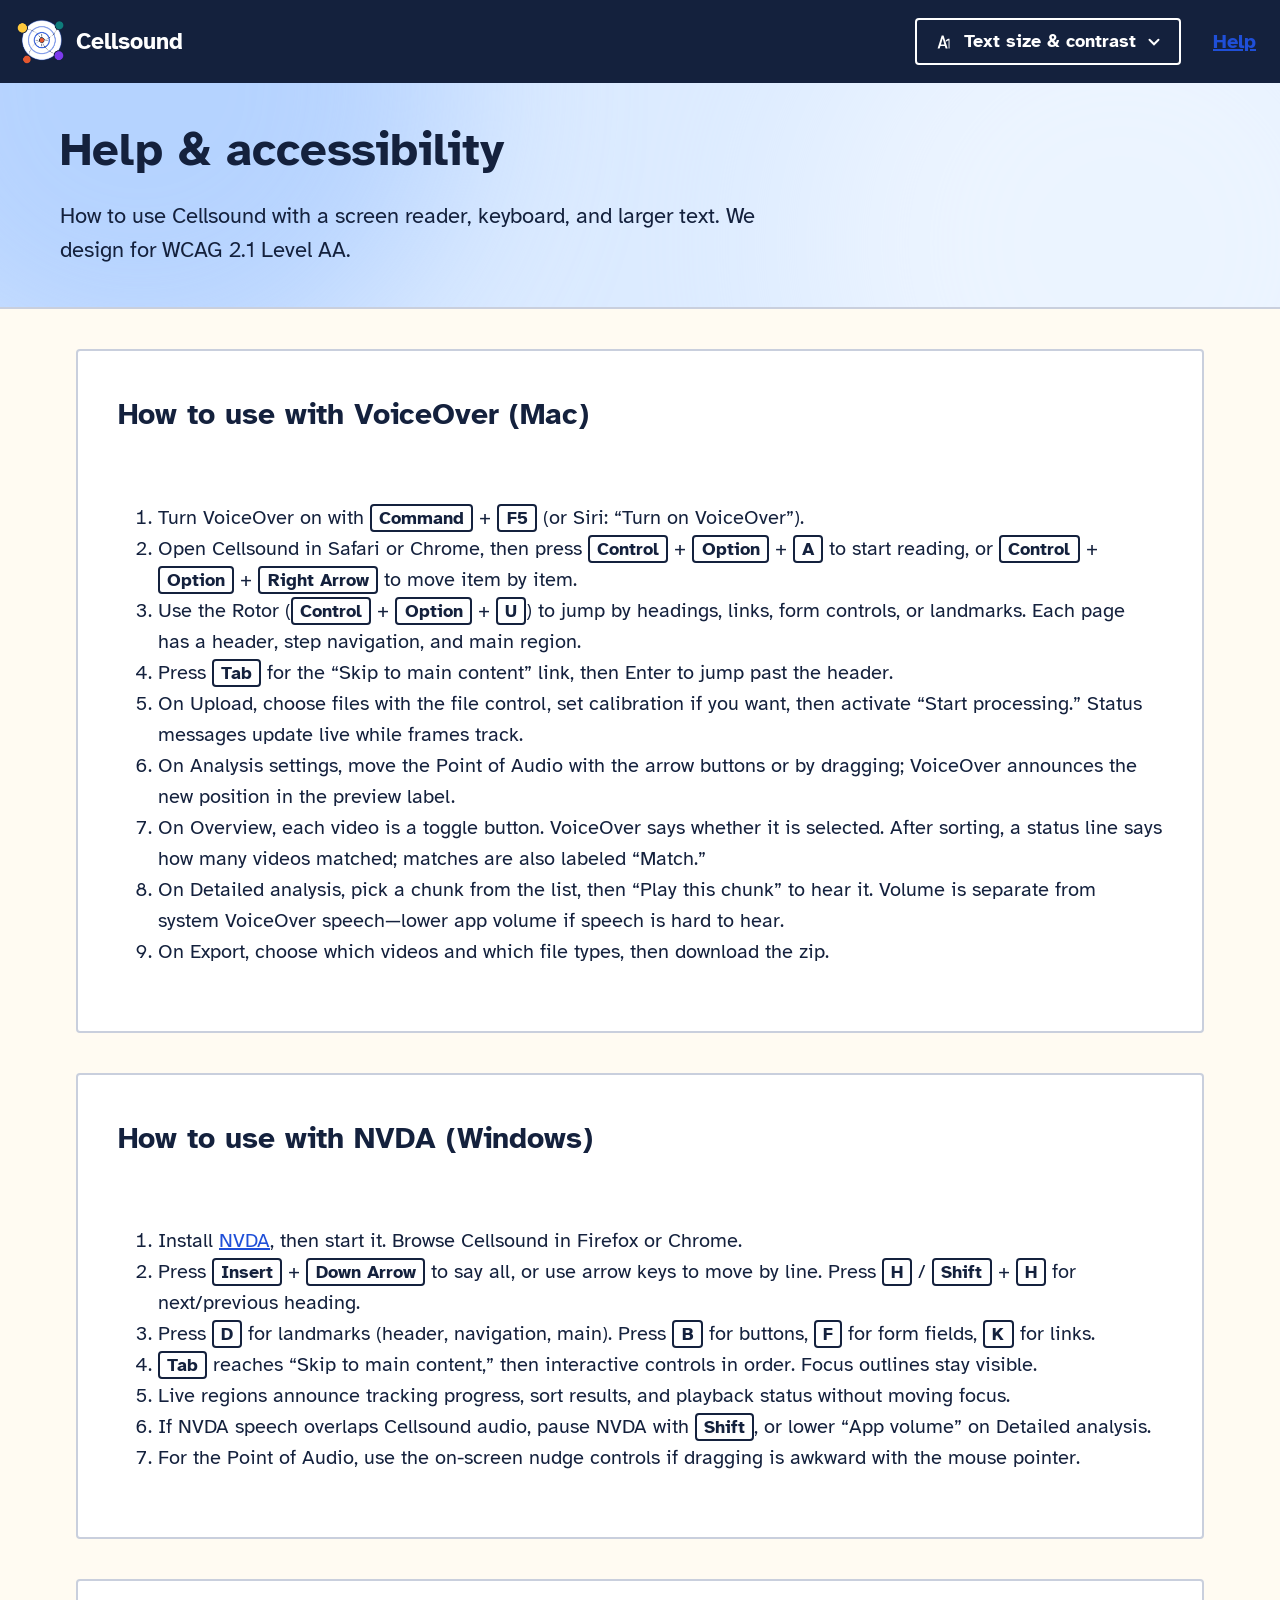
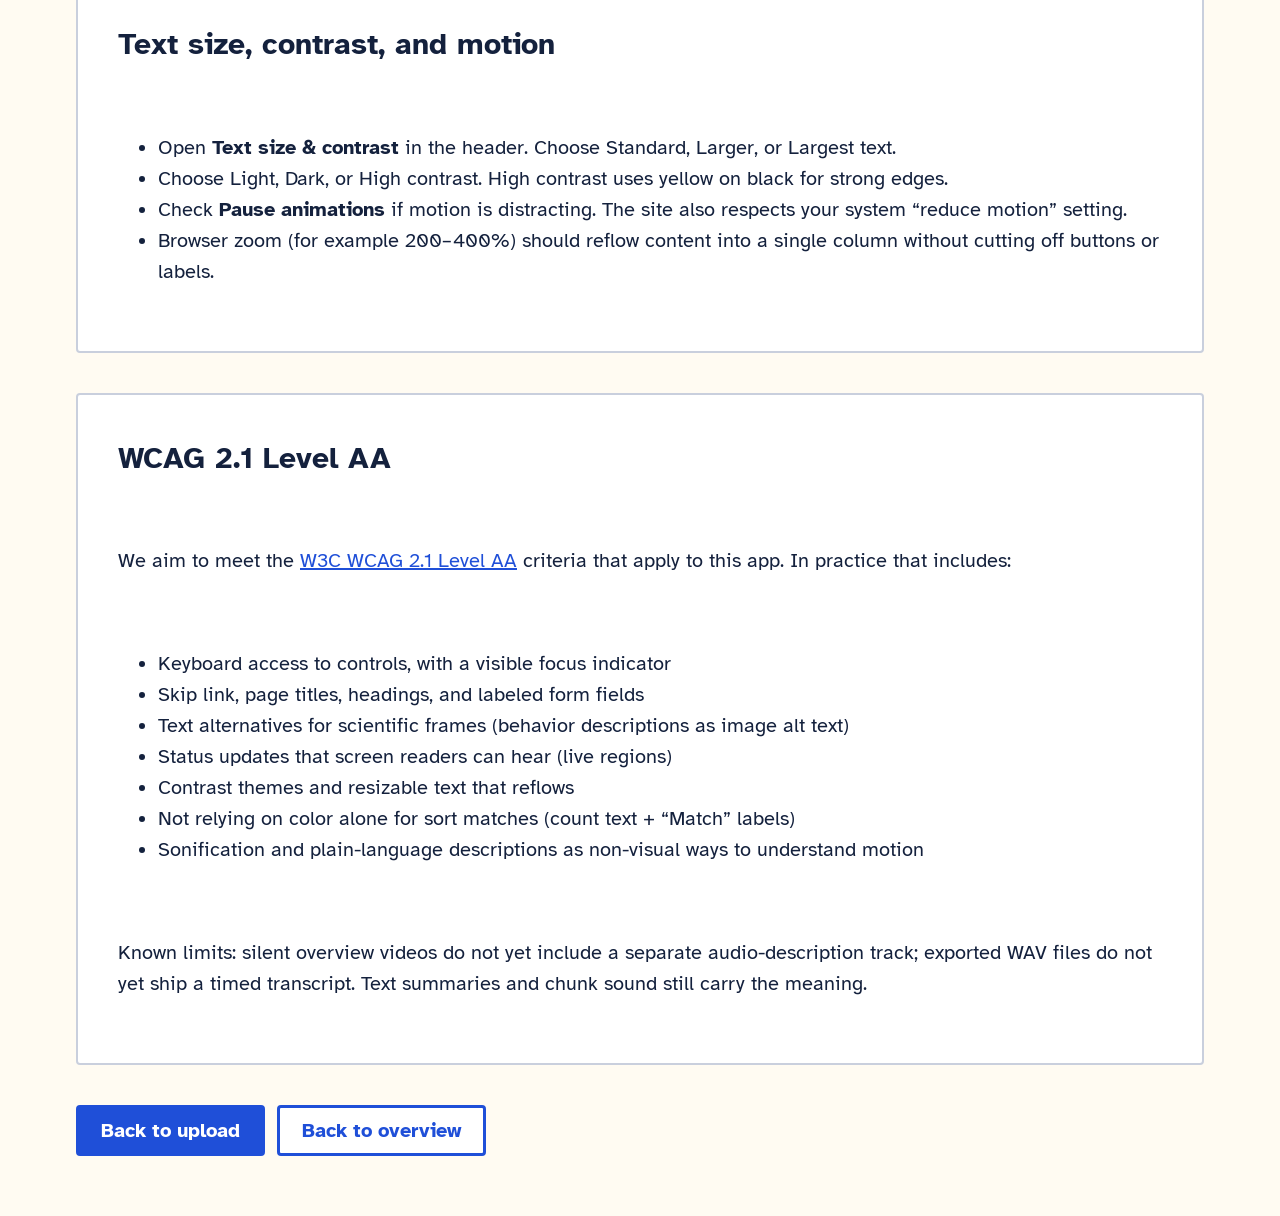
<file: frontend/help.html>
<!DOCTYPE html>
<html lang="en">
<head>
  <meta charset="utf-8">
  <meta name="viewport" content="width=device-width, initial-scale=1">
  <title>Help — VoiceOver, NVDA, and accessibility — Cellsound</title>
  <link rel="stylesheet" href="css/styles.css">
  <link rel="icon" href="img/logo.png" type="image/png">
</head>
<body class="app theme-light size-1">
<a class="skip" href="#main">Skip to main content</a>
<header class="site-header">
  <a class="brand" href="index.html"><img class="brand-logo" src="img/logo.png" alt="" width="32" height="32">Cellsound</a>
  <div class="header-tools">
    <div class="display-wrap">
      <button type="button" class="hdr-btn" id="display-button" aria-expanded="false" aria-controls="display-panel">
        <svg aria-hidden="true" width="22" height="22" viewBox="0 0 24 24" fill="currentColor"><path d="M5 19 9.5 5h2L16 19h-2.2l-.9-2.6H8.1L7.2 19H5zm3.6-4.4h3.8L10.6 8.2 8.6 14.6zM18 19V8.5h-1.6L14 10v1.8l2.4-1.4H17V19H18z"></path></svg>Text size &amp; contrast<svg class="chevron" aria-hidden="true" width="18" height="18" viewBox="0 0 24 24" fill="none" stroke="currentColor" stroke-width="2.6" stroke-linecap="round"><path d="m6 9 6 6 6-6"></path></svg>
      </button>
      <div id="display-panel" class="display-panel" role="group" aria-label="Text size and contrast" hidden>
        <div class="field">
          <label for="text-size">Text size</label>
          <select class="select" id="text-size">
            <option value="1">Standard</option>
            <option value="2">Larger</option>
            <option value="3">Largest</option>
          </select>
        </div>
        <div class="field">
          <label for="contrast">Contrast</label>
          <select class="select" id="contrast">
            <option value="light">Light</option>
            <option value="dark">Dark</option>
            <option value="hc">High contrast</option>
          </select>
        </div>
        <label class="check-label" for="pause-animations">
          <input type="checkbox" id="pause-animations"> Pause animations
        </label>
        <button type="button" class="done-btn" id="display-done">Done</button>
      </div>
    </div>
    <a class="help-link" href="help.html" aria-current="page">Help</a>
  </div>
</header>

<main id="main" tabindex="-1">
<div class="hero hero-sky">
  <div class="mesh" aria-hidden="true"><i></i><i></i></div>
  <div class="hero-inner">
    <h1>Help &amp; accessibility</h1>
    <p class="lede">How to use Cellsound with a screen reader, keyboard, and larger text. We design for WCAG 2.1 Level AA.</p>
  </div>
</div>

<div class="page stack">
  <section class="card" aria-labelledby="sr-h">
    <h2 id="sr-h">How to use with VoiceOver (Mac)</h2>
    <ol>
      <li>Turn VoiceOver on with <kbd>Command</kbd> + <kbd>F5</kbd> (or Siri: “Turn on VoiceOver”).</li>
      <li>Open Cellsound in Safari or Chrome, then press <kbd>Control</kbd> + <kbd>Option</kbd> + <kbd>A</kbd> to start reading, or <kbd>Control</kbd> + <kbd>Option</kbd> + <kbd>Right Arrow</kbd> to move item by item.</li>
      <li>Use the Rotor (<kbd>Control</kbd> + <kbd>Option</kbd> + <kbd>U</kbd>) to jump by headings, links, form controls, or landmarks. Each page has a header, step navigation, and main region.</li>
      <li>Press <kbd>Tab</kbd> for the “Skip to main content” link, then Enter to jump past the header.</li>
      <li>On Upload, choose files with the file control, set calibration if you want, then activate “Start processing.” Status messages update live while frames track.</li>
      <li>On Analysis settings, move the Point of Audio with the arrow buttons or by dragging; VoiceOver announces the new position in the preview label.</li>
      <li>On Overview, each video is a toggle button. VoiceOver says whether it is selected. After sorting, a status line says how many videos matched; matches are also labeled “Match.”</li>
      <li>On Detailed analysis, pick a chunk from the list, then “Play this chunk” to hear it. Volume is separate from system VoiceOver speech—lower app volume if speech is hard to hear.</li>
      <li>On Export, choose which videos and which file types, then download the zip.</li>
    </ol>
  </section>

  <section class="card" aria-labelledby="nvda-h">
    <h2 id="nvda-h">How to use with NVDA (Windows)</h2>
    <ol>
      <li>Install <a href="https://www.nvaccess.org/download/">NVDA</a>, then start it. Browse Cellsound in Firefox or Chrome.</li>
      <li>Press <kbd>Insert</kbd> + <kbd>Down Arrow</kbd> to say all, or use arrow keys to move by line. Press <kbd>H</kbd> / <kbd>Shift</kbd> + <kbd>H</kbd> for next/previous heading.</li>
      <li>Press <kbd>D</kbd> for landmarks (header, navigation, main). Press <kbd>B</kbd> for buttons, <kbd>F</kbd> for form fields, <kbd>K</kbd> for links.</li>
      <li><kbd>Tab</kbd> reaches “Skip to main content,” then interactive controls in order. Focus outlines stay visible.</li>
      <li>Live regions announce tracking progress, sort results, and playback status without moving focus.</li>
      <li>If NVDA speech overlaps Cellsound audio, pause NVDA with <kbd>Shift</kbd>, or lower “App volume” on Detailed analysis.</li>
      <li>For the Point of Audio, use the on-screen nudge controls if dragging is awkward with the mouse pointer.</li>
    </ol>
  </section>

  <section class="card" aria-labelledby="display-h">
    <h2 id="display-h">Text size, contrast, and motion</h2>
    <ul>
      <li>Open <strong>Text size &amp; contrast</strong> in the header. Choose Standard, Larger, or Largest text.</li>
      <li>Choose Light, Dark, or High contrast. High contrast uses yellow on black for strong edges.</li>
      <li>Check <strong>Pause animations</strong> if motion is distracting. The site also respects your system “reduce motion” setting.</li>
      <li>Browser zoom (for example 200–400%) should reflow content into a single column without cutting off buttons or labels.</li>
    </ul>
  </section>

  <section class="card" aria-labelledby="wcag-h">
    <h2 id="wcag-h">WCAG 2.1 Level AA</h2>
    <p>We aim to meet the <a href="https://www.w3.org/WAI/WCAG21/quickref/?versions=2.1&amp;currentsidebar=%23col_customize&amp;levels=aa">W3C WCAG 2.1 Level AA</a> criteria that apply to this app. In practice that includes:</p>
    <ul>
      <li>Keyboard access to controls, with a visible focus indicator</li>
      <li>Skip link, page titles, headings, and labeled form fields</li>
      <li>Text alternatives for scientific frames (behavior descriptions as image alt text)</li>
      <li>Status updates that screen readers can hear (live regions)</li>
      <li>Contrast themes and resizable text that reflows</li>
      <li>Not relying on color alone for sort matches (count text + “Match” labels)</li>
      <li>Sonification and plain-language descriptions as non-visual ways to understand motion</li>
    </ul>
    <p>Known limits: silent overview videos do not yet include a separate audio-description track; exported WAV files do not yet ship a timed transcript. Text summaries and chunk sound still carry the meaning.</p>
  </section>

  <div class="flow">
    <a class="btn btn-primary" href="index.html">Back to upload</a>
    <a class="btn btn-line" id="back-job" href="overview.html">Back to overview</a>
  </div>
</div>
</main>
<script src="js/audio.js"></script>
<script src="js/api.js"></script>
<script src="js/common.js"></script>
<script>
  (function () {
    const back = document.getElementById("back-job");
    if (back && typeof hrefWithJob === "function") back.href = hrefWithJob("overview.html");
  })();
</script>
</body>
</html>
</file>
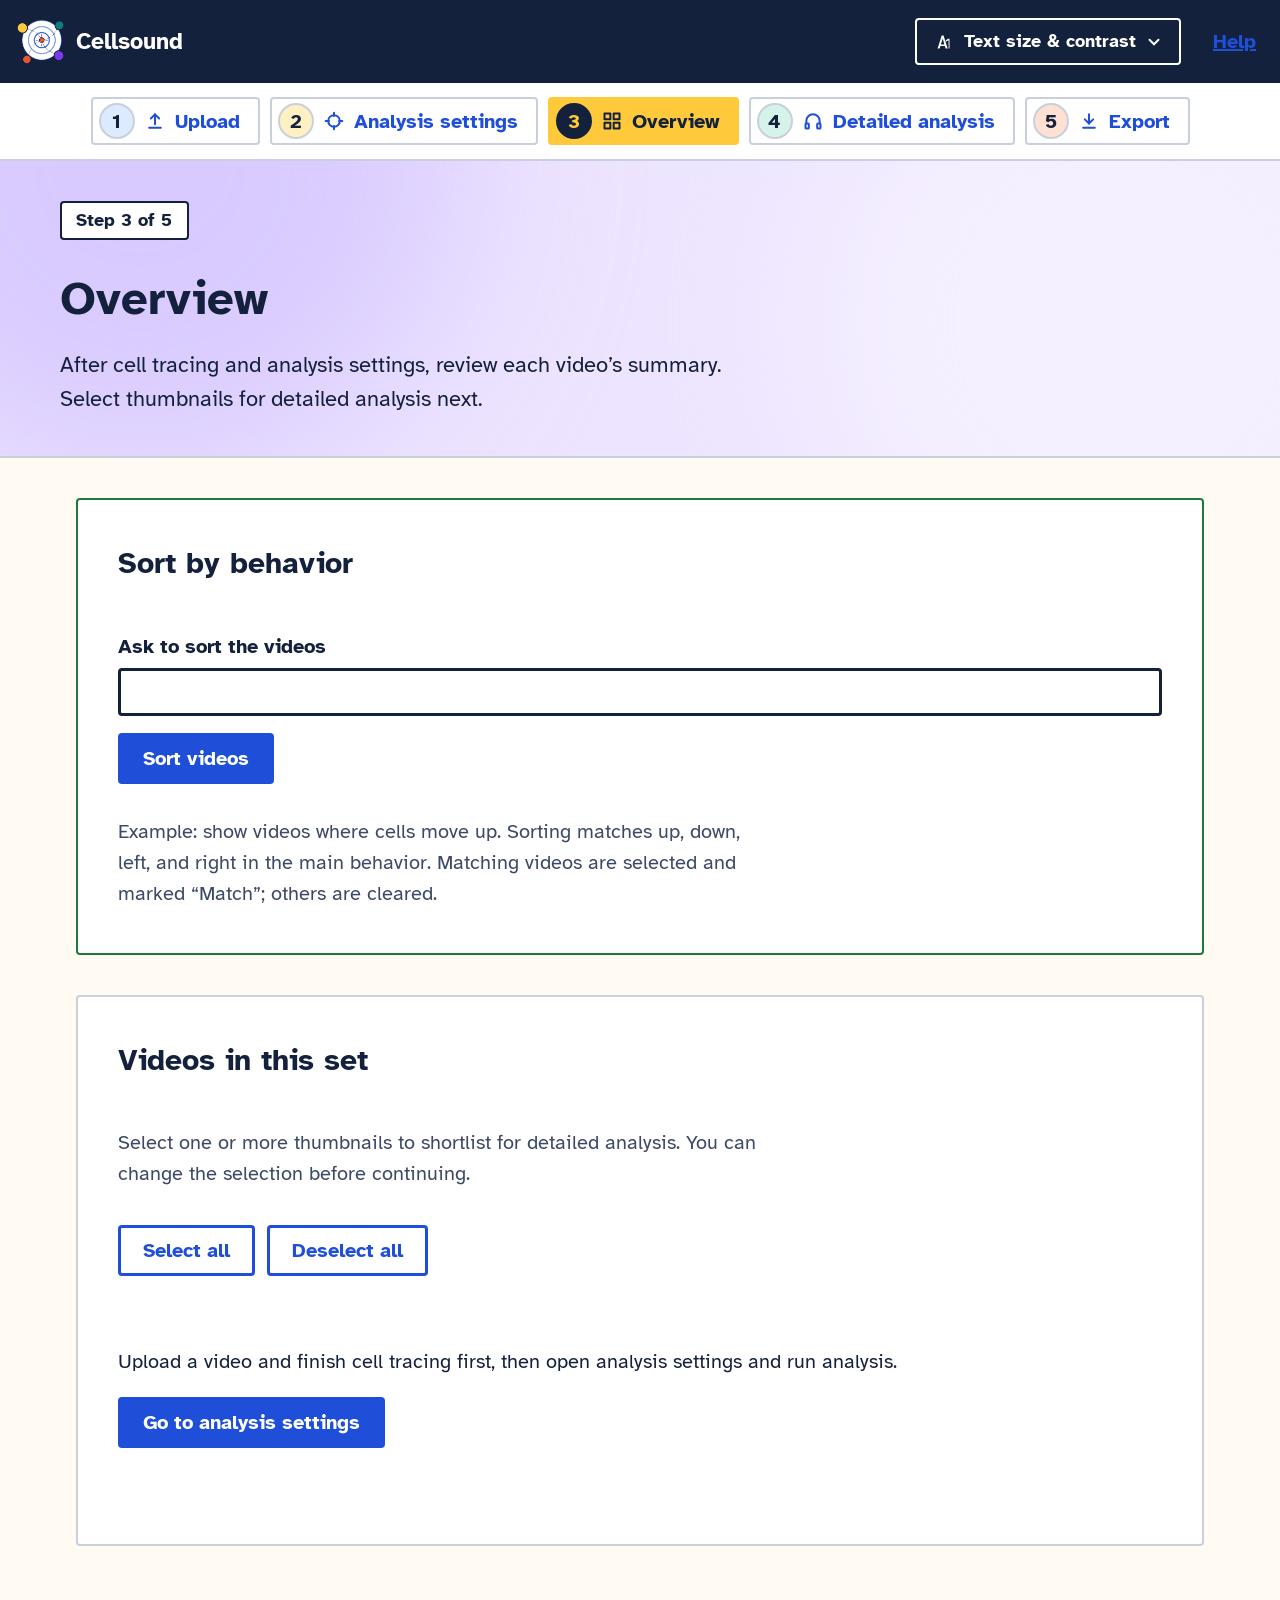
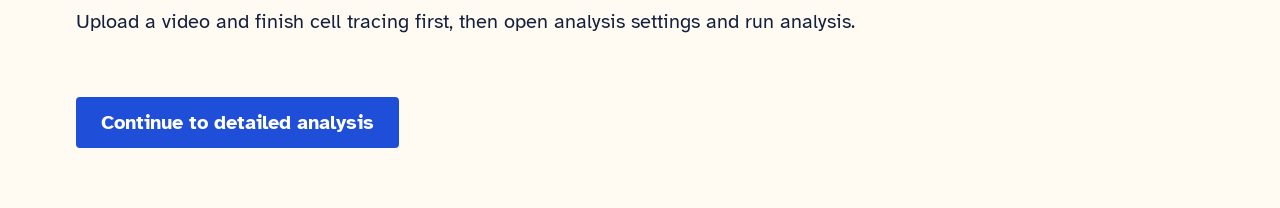
<file: frontend/overview.html>
<!DOCTYPE html>
<html lang="en">
<head>
  <meta charset="utf-8">
  <meta name="viewport" content="width=device-width, initial-scale=1">
  <title>Overview — Cellsound</title>
  <link rel="stylesheet" href="css/styles.css">
  <link rel="icon" href="img/logo.png" type="image/png">
</head>
<body class="app theme-light size-1" data-step="3">
<a class="skip" href="#main">Skip to main content</a>
<header class="site-header">
  <a class="brand" href="index.html"><img class="brand-logo" src="img/logo.png" alt="" width="32" height="32">Cellsound</a>
  <div class="header-tools">
    <div class="display-wrap">
      <button type="button" class="hdr-btn" id="display-button" aria-expanded="false" aria-controls="display-panel">
        <svg aria-hidden="true" width="22" height="22" viewBox="0 0 24 24" fill="currentColor"><path d="M5 19 9.5 5h2L16 19h-2.2l-.9-2.6H8.1L7.2 19H5zm3.6-4.4h3.8L10.6 8.2 8.6 14.6zM18 19V8.5h-1.6L14 10v1.8l2.4-1.4H17V19H18z"></path></svg>Text size &amp; contrast<svg class="chevron" aria-hidden="true" width="18" height="18" viewBox="0 0 24 24" fill="none" stroke="currentColor" stroke-width="2.6" stroke-linecap="round"><path d="m6 9 6 6 6-6"></path></svg>
      </button>
      <div id="display-panel" class="display-panel" role="group" aria-label="Text size and contrast" hidden>
        <div class="field">
          <label for="text-size">Text size</label>
          <select class="select" id="text-size">
            <option value="1">Standard</option>
            <option value="2">Larger</option>
            <option value="3">Largest</option>
          </select>
        </div>
        <div class="field">
          <label for="contrast">Contrast</label>
          <select class="select" id="contrast">
            <option value="light">Light</option>
            <option value="dark">Dark</option>
            <option value="hc">High contrast</option>
          </select>
        </div>
        <label class="check-label" for="pause-animations">
          <input type="checkbox" id="pause-animations"> Pause animations
        </label>
        <button type="button" class="done-btn" id="display-done">Done</button>
      </div>
    </div>
    <a class="help-link" href="help.html">Help</a>
  </div>
</header>
<nav class="steps" aria-label="Analysis steps">
  <ol>
    <li><a class="step-link" data-step-link="1" href="#"><span class="badge badge-1" aria-hidden="true">1</span><svg class="step-icon" aria-hidden="true" width="20" height="20" viewBox="0 0 24 24" fill="none" stroke="currentColor" stroke-width="2.4" stroke-linecap="round" stroke-linejoin="round"><path d="M12 16V4"></path><path d="m7 9 5-5 5 5"></path><path d="M5 20h14"></path></svg>Upload</a></li>
    <li><a class="step-link" data-step-link="2" href="#"><span class="badge badge-2" aria-hidden="true">2</span><svg class="step-icon" aria-hidden="true" width="20" height="20" viewBox="0 0 24 24" fill="none" stroke="currentColor" stroke-width="2.4" stroke-linecap="round" stroke-linejoin="round"><circle cx="12" cy="12" r="7"></circle><path d="M12 2v4M12 18v4M2 12h4M18 12h4"></path></svg>Analysis settings</a></li>
    <li><a class="step-link" data-step-link="3" href="#"><span class="badge badge-3" aria-hidden="true">3</span><svg class="step-icon" aria-hidden="true" width="20" height="20" viewBox="0 0 24 24" fill="none" stroke="currentColor" stroke-width="2.4" stroke-linecap="round" stroke-linejoin="round"><rect x="3" y="3" width="7" height="7"></rect><rect x="14" y="3" width="7" height="7"></rect><rect x="3" y="14" width="7" height="7"></rect><rect x="14" y="14" width="7" height="7"></rect></svg>Overview</a></li>
    <li><a class="step-link" data-step-link="4" href="#"><span class="badge badge-4" aria-hidden="true">4</span><svg class="step-icon" aria-hidden="true" width="20" height="20" viewBox="0 0 24 24" fill="none" stroke="currentColor" stroke-width="2.4" stroke-linecap="round" stroke-linejoin="round"><path d="M4 15v-3a8 8 0 0 1 16 0v3"></path><rect x="3" y="15" width="4" height="6" rx="1"></rect><rect x="17" y="15" width="4" height="6" rx="1"></rect></svg>Detailed analysis</a></li>
    <li><a class="step-link" data-step-link="5" href="#"><span class="badge badge-5" aria-hidden="true">5</span><svg class="step-icon" aria-hidden="true" width="20" height="20" viewBox="0 0 24 24" fill="none" stroke="currentColor" stroke-width="2.4" stroke-linecap="round" stroke-linejoin="round"><path d="M12 4v11"></path><path d="m7 10 5 5 5-5"></path><path d="M5 20h14"></path></svg>Export</a></li>
  </ol>
</nav>

<main id="main" tabindex="-1">
<div class="hero hero-lilac">
  <div class="mesh" aria-hidden="true"><i></i><i></i></div>
  <div class="hero-inner">
    <div class="hero-bar">
      <p class="step-kicker">Step 3 of 5</p>
    </div>
    <h1>Overview</h1>
    <p class="lede">After cell tracing and analysis settings, review each video’s summary. Select thumbnails for detailed analysis next.</p>
  </div>
</div>
<div class="page stack">
  <section class="card sort-card" id="sort-section" hidden aria-labelledby="sort-h">
    <h2 id="sort-h">Sort by behavior</h2>
    <form id="sort-form" class="sort-form">
      <div class="field">
        <label for="question">Ask to sort the videos</label>
        <input class="text-input" id="question" name="question" type="text" autocomplete="off" aria-describedby="sort-hint sort-result">
      </div>
      <button type="submit" class="btn btn-primary" id="sort-videos">Sort videos</button>
    </form>
    <p class="hint" id="sort-hint">Example: show videos where cells move up. Sorting matches up, down, left, and right in the main behavior. Matching videos are selected and marked “Match”; others are cleared.</p>
    <p class="sort-result" id="sort-result" role="status" aria-live="polite" hidden></p>
  </section>
  <section class="card" id="videos-section" aria-labelledby="videos-h">
    <h2 id="videos-h" tabindex="-1">Videos in this set</h2>
    <p class="hint" id="select-hint">Select one or more thumbnails to shortlist for detailed analysis. You can change the selection before continuing.</p>
    <div class="flow select-tools" id="select-tools" hidden>
      <button type="button" class="btn btn-line" id="select-all">Select all</button>
      <button type="button" class="btn btn-line" id="deselect-all">Deselect all</button>
    </div>
    <div id="empty" hidden>
      <p id="empty-text">Finish cell tracing and run analysis settings before this page can show summaries.</p>
      <p><a class="btn btn-primary" id="trace-link" href="setup.html">Go to analysis settings</a></p>
    </div>
    <ul class="overview-list" id="videos"></ul>
  </section>
  <p id="status-text" role="status" aria-live="polite" aria-atomic="true">Loading videos.</p>
  <div class="flow">
    <button type="button" class="btn btn-primary" id="next-link">Continue to detailed analysis</button>
  </div>
</div>
</main>
<script src="js/audio.js"></script>
<script src="js/api.js"></script>
<script src="js/common.js"></script>
<script src="js/overview.js"></script>
</body>
</html>
</file>
<file: frontend/css/styles.css>
/* cellsound design tokens, copied from the mockups.
   Put class="app theme-light size-1" on <body>; swap theme-light/dark/hc and size-1/2/3 from the Text size & contrast menu. */
@import url('https://fonts.googleapis.com/css2?family=Atkinson+Hyperlegible:wght@400;700&display=swap');

.app{font-family:'Atkinson Hyperlegible',system-ui,sans-serif;line-height:1.55;background:var(--bg);color:var(--ink);min-height:100%;position:relative}
.theme-light{--bg:#FFFBF2;--surface:#FFFFFF;--ink:#14213D;--muted:#3C4A66;--line:#14213D;--hair:#C9CFDD;--primary:#1F4FD8;--on-primary:#FFFFFF;--link:#1F4FD8;--sun:#FFC93C;--on-sun:#14213D;--sky:#DCEBFF;--butter:#FFF1C2;--lilac:#EDE4FF;--mint:#D6F3E9;--peach:#FFE1D3;--danger:#B42318;--ok:#0B6B3A;--focus:#14213D;--header:#14213D;--on-header:#FFFFFF}
.theme-dark{--bg:#0B1020;--surface:#141B31;--ink:#F4F6FF;--muted:#C9D1EA;--line:#C9D1EA;--hair:#3A4570;--primary:#9DB8FF;--on-primary:#0B1020;--link:#B7CBFF;--sun:#FFD25E;--on-sun:#0B1020;--sky:#1A2C55;--butter:#3A3214;--lilac:#2C2152;--mint:#123A30;--peach:#43231A;--danger:#FF9B8F;--ok:#7BE0A6;--focus:#FFD25E;--header:#050814;--on-header:#FFFFFF}
.theme-hc{--bg:#000000;--surface:#000000;--ink:#FFFFFF;--muted:#FFFFFF;--line:#FFFFFF;--hair:#FFFFFF;--primary:#FFFF00;--on-primary:#000000;--link:#FFFF00;--sun:#FFFF00;--on-sun:#000000;--sky:#000000;--butter:#000000;--lilac:#000000;--mint:#000000;--peach:#000000;--danger:#FF8A80;--ok:#00FF88;--focus:#00FFFF;--header:#000000;--on-header:#FFFFFF}
.size-1{font-size:20px}.size-2{font-size:24px}.size-3{font-size:30px}
.app a{color:var(--link)}.app a:hover{text-decoration-thickness:3px}
.app a.btn-primary{color:var(--on-primary);text-decoration:none}
.app a.btn-line{color:var(--link);text-decoration:none}
.app :focus-visible{outline:4px solid var(--focus);outline-offset:3px}
.app header .hdr:focus-visible,.app header > a:focus-visible,.app .brand:focus-visible,.app .hdr-btn:focus-visible,.app .help-link:focus-visible{outline-color:var(--sun)}
.skip{position:absolute;left:-9999px;top:10px;z-index:10;background:var(--sun);color:var(--on-sun) !important;padding:14px 20px;border-radius:4px;font-weight:700}
.skip:focus{left:16px}
.file-btn{display:inline-flex;align-items:center;justify-content:center;min-height:56px;padding:0 28px;border:3px solid var(--primary);border-radius:4px;background:var(--surface);color:var(--link);font-weight:700;cursor:pointer}
.file-in:focus-visible + .file-btn{outline:4px solid var(--focus);outline-offset:3px}
.sr{position:absolute;width:1px;height:1px;overflow:hidden;clip:rect(0 0 0 0);white-space:nowrap}

*,
*::before,
*::after{box-sizing:border-box}
html,body{margin:0}
body{overflow-x:hidden}

.site-header{
  background:var(--header);
  color:var(--on-header);
  padding:0.7em 1.4em;
  display:flex;
  flex-wrap:wrap;
  align-items:center;
  justify-content:space-between;
  gap:0.7em 1.4em;
}
.app a.brand{
  color:#fff;
  text-decoration:none;
  display:flex;
  align-items:center;
  gap:0.45em;
  font-weight:700;
  font-size:1.15em;
  min-height:2.4em;
}
.brand-logo{width:2.15em;height:2em;flex:none;object-fit:contain;display:block}
.header-tools{display:flex;flex-wrap:wrap;align-items:center;gap:0.6em 1.2em}
.display-wrap{position:relative}
.hdr-btn{
  font:inherit;
  font-weight:700;
  font-size:0.9em;
  min-height:2.6em;
  padding:0 0.9em;
  border:2px solid var(--on-header);
  border-radius:4px;
  background:transparent;
  color:var(--on-header);
  cursor:pointer;
  display:inline-flex;
  align-items:center;
  gap:0.5em;
}
.help-link{
  color:var(--on-header);
  font-weight:700;
  min-height:2.4em;
  display:inline-flex;
  align-items:center;
  padding:0 0.4em;
}
.display-panel{
  position:absolute;
  right:0;
  top:calc(100% + 0.5em);
  z-index:20;
  width:17em;
  max-width:calc(100vw - 2em);
  background:var(--surface);
  color:var(--ink);
  border:3px solid var(--line);
  border-radius:4px;
  box-shadow:0 6px 0 var(--line);
  padding:1em;
  display:flex;
  flex-direction:column;
  gap:0.8em;
  font-size:0.9em;
}
.display-panel[hidden]{display:none}
.field{display:flex;flex-direction:column;gap:0.3em}
.field label,.check-label{font-weight:700}
.select,.text-input{
  font:inherit;
  min-height:2.6em;
  padding:0.2em 0.6em;
  border:3px solid var(--line);
  border-radius:4px;
  background:var(--surface);
  color:var(--ink);
  width:100%;
}
.check-label{
  display:flex;
  align-items:center;
  gap:0.6em;
  cursor:pointer;
  min-height:2.4em;
}
.check-label input{width:1.3em;height:1.3em;margin:0;accent-color:var(--primary)}
.done-btn{
  font:inherit;
  font-weight:700;
  min-height:2.6em;
  border:3px solid var(--primary);
  border-radius:4px;
  background:var(--primary);
  color:var(--on-primary);
  cursor:pointer;
}
.chevron{transition:transform .15s ease}
.hdr-btn[aria-expanded="true"] .chevron{transform:rotate(180deg)}

.steps{
  background:var(--surface);
  border-bottom:2px solid var(--hair);
  padding:0.7em 1.4em;
}
.steps ol{
  list-style:none;
  margin:0 auto;
  padding:0;
  display:flex;
  flex-wrap:wrap;
  justify-content:center;
  gap:0.5em;
}
.step-link{
  display:flex;
  align-items:center;
  gap:0.5em;
  min-height:48px;
  padding:0.2em 0.9em 0.2em 0.3em;
  border-radius:4px;
  border:2px solid var(--hair);
  color:var(--ink);
  text-decoration:none;
  font-weight:700;
}
.step-link[aria-current="step"]{
  border-color:var(--sun);
  background:var(--sun);
  color:var(--on-sun);
}
.badge{
  display:grid;
  place-items:center;
  width:1.8em;
  height:1.8em;
  border-radius:50%;
  border:2px solid var(--hair);
  flex:none;
}
.step-link[aria-current="step"] .badge{
  background:var(--on-sun);
  color:var(--sun);
  border-color:var(--on-sun);
}
.badge-1{background:var(--sky);color:var(--ink)}
.badge-2{background:var(--butter);color:var(--ink)}
.badge-3{background:var(--lilac);color:var(--ink)}
.badge-4{background:var(--mint);color:var(--ink)}
.badge-5{background:var(--peach);color:var(--ink)}
.badge-6{background:var(--sky);color:var(--ink)}
.theme-hc .badge{background:var(--surface);color:var(--ink)}
.step-icon{flex:none}

.hero{
  border-bottom:2px solid var(--hair);
  padding:2em 1.4em;
}
.hero-inner{max-width:58em;margin:0 auto}
.step-kicker{
  margin:0;
  display:inline-block;
  background:var(--surface);
  border:2px solid var(--line);
  border-radius:4px;
  padding:0.2em 0.8em;
  font-weight:700;
  font-size:0.9em;
}
.hero-bar{margin-bottom:1.6em}
.hero-inner > .step-kicker{margin-bottom:1.6em}
.hero h1{margin:0 0 0.45em;font-size:clamp(1.55rem, 1.2rem + 2.2vw, 2.4em);line-height:1.15;overflow-wrap:anywhere}
.hero-sky{background:var(--sky);--tint:#A9CBFF}
.hero-butter{background:var(--butter);--tint:#FFE08A}
.hero-lilac{background:var(--lilac);--tint:#D2C2FF}
.hero-mint{background:var(--mint);--tint:#A8E8D3}
.hero-peach{background:var(--peach);--tint:#FFC2A6}
.theme-hc .hero{background:var(--bg)}

.page{
  max-width:58em;
  margin:0 auto;
  padding:2em 1.4em 3em;
}
.page h2{margin-top:0}
.live{min-height:1.2em}

.hero-bar,.row{display:flex;flex-wrap:wrap;align-items:center;gap:0.7em}
.hero-bar{justify-content:space-between}
.hero-card{
  margin-top:0;
  background:var(--surface);
  color:var(--ink);
  border:3px solid var(--line);
  border-radius:4px;
  box-shadow:0 0.4em 0 var(--line);
  padding:1.4em 1.5em;
  display:flex;
  flex-direction:column;
  gap:1.2em;
}
.hero-copy{display:flex;flex-wrap:wrap;align-items:center;justify-content:space-between;gap:1.2em}
.hero-copy > div{flex:1 1 22em;min-width:0;display:flex;flex-direction:column;gap:0.7em}
.hero-card h1{margin:0}
.lede{margin:0;font-size:1.1em;max-width:32em}
.art{flex:0 1 16em;width:100%;height:auto;color:var(--ink)}
.pause-btn,.btn,.file-btn{
  font:inherit;
  font-weight:700;
  min-height:2.6em;
  padding:0.35em 1.1em;
  border-radius:4px;
  cursor:pointer;
  display:inline-flex;
  align-items:center;
  justify-content:center;
  gap:0.45em;
  text-decoration:none;
}
.pause-btn{border:2px solid var(--line);background:var(--surface);color:var(--ink)}
.btn-primary{border:3px solid var(--primary);background:var(--primary);color:var(--on-primary)}
.btn-line{border:3px solid var(--primary);background:var(--surface);color:var(--link)}
.btn-quiet{border:3px solid var(--line);background:var(--surface);color:var(--ink)}
.stack{display:flex;flex-direction:column;gap:2em}
.card{background:var(--surface);border:2px solid var(--hair);border-radius:4px;padding:2em 2em 2.2em;display:flex;flex-direction:column;gap:1.6em}
.band{background:var(--lilac);border:2px solid var(--hair);border-radius:4px;padding:1.2em 1.3em;display:flex;flex-wrap:wrap;gap:1em 2em}
.band > div{flex:1 1 16em;min-width:0}
.band h2,.card h2{margin:0 0 0.4em;font-size:1.5em}
.band h3{margin:0 0 0.4em;font-size:1.15em}
.flow{display:flex;flex-wrap:wrap;gap:0.6em}
.mini-steps{list-style:none;margin:0;padding:0;display:flex;flex-wrap:wrap;gap:0.6em}
.mini-step{
  flex:1 1 8em;
  min-width:0;
  display:flex;
  flex-direction:column;
  gap:0.35em;
  padding:0.7em;
  border-radius:4px;
  border:2px solid var(--hair);
  background:var(--surface);
}
.mini-step strong{font-size:1.02em;line-height:1.2}
.mini-step.here{background:var(--sky);border:3px solid var(--line)}
.tint-2{background:var(--butter)}
.tint-3{background:var(--lilac)}
.tint-4{background:var(--mint)}
.tint-5{background:var(--peach)}
.tint-6{background:var(--sky)}
.here-tag{align-self:flex-start;margin-top:auto;font-weight:700;font-size:0.85em;background:var(--sun);color:var(--on-sun);padding:0.1em 0.5em;border-radius:4px}
.mini-top{display:flex;align-items:center;justify-content:space-between;gap:0.4em}
.mini-num{display:grid;place-items:center;width:1.6em;height:1.6em;border-radius:50%;border:2px solid var(--line);background:var(--surface);font-weight:700;font-size:0.85em}
.mini-step.here .mini-num{background:var(--line);color:var(--bg)}
.drop{
  border:3px dashed var(--line);
  border-radius:4px;
  padding:2.4em 1.6em;
  display:flex;
  flex-direction:column;
  align-items:center;
  text-align:center;
  gap:0.9em;
  background:var(--sky);
}
.drop.drag{background:var(--butter)}
.drop-title{font-weight:700;font-size:1.15em}
.hint{margin:0;max-width:32em;color:var(--muted)}
.file-name{margin:0;font-weight:700}
.error{margin:0;color:var(--danger);font-weight:700}
.fields{border:2px solid var(--hair);border-radius:4px;padding:1.3em 1.4em 1.5em;margin:0;display:flex;flex-direction:column;gap:1.1em}
.fields legend{font-size:1.15em;font-weight:700;padding:0 0.4em}
.pair{display:flex;flex-wrap:wrap;gap:0.9em}
.pair .field{flex:1 1 12em}
.checks{list-style:none;margin:0;padding:0;display:flex;flex-direction:column;gap:1em}
.checks li{display:flex;gap:0.6em;align-items:center}
.dot{flex:none;display:grid;place-items:center;width:1.8em;height:1.8em;border-radius:50%;border:2px solid var(--line);background:var(--bg);font-weight:700}
.dot.now{background:var(--sun);color:var(--on-sun)}
.dot.done{background:var(--mint);color:var(--ink)}
.theme-hc .dot.done{background:var(--ok);color:var(--on-sun)}
.status-box{border:3px solid var(--line);background:var(--butter);border-radius:4px;padding:1.1em 1.2em;display:flex;gap:0.8em;align-items:flex-start}
.status-box p{margin:0;font-weight:700}
.bar{height:1.5em;border:3px solid var(--line);border-radius:4px;background:var(--bg);overflow:hidden}
.bar span{display:block;height:100%;width:100%;background:var(--primary);transform:scaleX(0);transform-origin:left center}
.mesh{position:absolute;inset:0;z-index:0;overflow:hidden;pointer-events:none}
.hero{position:relative;overflow:hidden}
.hero-inner,.hero-card{position:relative;z-index:1}
.mesh i{position:absolute;width:32em;height:32em;border-radius:50%;filter:blur(4.5em)}
.mesh i:nth-child(1){background:var(--tint);opacity:.75;left:-9em;top:-16em}
.mesh i:nth-child(2){background:var(--surface);opacity:.45;right:-8em;top:-8em}
.theme-dark .mesh i:nth-child(1){opacity:.18}
.theme-dark .mesh i:nth-child(2){opacity:.08}
.theme-hc .mesh{display:none}
.app .file-in:focus-visible{outline:none}

@media (prefers-reduced-motion: no-preference){
  body:not(.pause-motion) .mesh i{animation:drift 32s ease-in-out infinite alternate}
  body:not(.pause-motion) .mesh i:nth-child(2){animation-duration:40s;animation-delay:-8s}
  body:not(.pause-motion) .float{animation:bob 5s ease-in-out infinite}
  body:not(.pause-motion) .bar span{transition:transform .45s linear}
  body:not(.pause-motion) .rise{animation:rise .6s ease both}
  body:not(.pause-motion) .lift:active{transform:translateY(2px)}
  body:not(.pause-motion) .pulse{
    transform-box:fill-box;
    transform-origin:center;
    animation:ping 1.8s ease-out infinite;
  }
}
@keyframes ping{0%{transform:scale(.45);opacity:.85}100%{transform:scale(2.4);opacity:0}}
@keyframes drift{from{transform:translate3d(0,0,0) scale(1)}to{transform:translate3d(4em,2.5em,0) scale(1.12)}}
@keyframes bob{0%,100%{transform:translateY(0)}50%{transform:translateY(-8px)}}
@keyframes rise{from{opacity:0;transform:translateY(14px)}to{opacity:1;transform:none}}
.split{display:flex;flex-wrap:wrap;gap:1.6em;align-items:stretch}
.split > *{flex:1 1 18em;min-width:0}
.preview-wrap{max-width:24em}
.preview{width:100%;height:auto;display:block;background:var(--header);border:3px solid var(--line);border-bottom:0;border-radius:4px 4px 0 0;touch-action:none;cursor:crosshair}
#get-started,#sort-videos,#question{min-height:48px}
#get-started{margin-top:0.8em}
.select-tools{margin:0.2em 0 0.9em}
.overview-list{list-style:none;margin:0;padding:0;display:flex;flex-wrap:wrap;gap:1em}
.overview-card{flex:1 1 16em;max-width:24em;display:flex;flex-direction:column;gap:0.6em;margin:0;padding:0;border:3px solid var(--hair);border-radius:4px;background:var(--bg);overflow:hidden}
.overview-card.is-selected{border-color:var(--primary);box-shadow:0 0.25em 0 var(--line)}
.overview-card.is-match{background:#e7f6ec}
.overview-card.is-match .overview-select img{outline:3px solid rgba(31,122,58,0.35);outline-offset:-3px}
.overview-card.is-match.is-selected{border-color:var(--primary);background:#e7f6ec}
.match-tag{margin:0;align-self:flex-start;font-weight:700;font-size:0.9em;padding:0.15em 0.55em;border:2px solid #1f7a3a;border-radius:4px;background:#fff;color:#1f7a3a}
.theme-hc .match-tag,.theme-dark .match-tag{background:var(--surface);color:var(--ok);border-color:var(--ok)}
.sort-result{margin:0.75em 0 0;font-weight:700;max-width:40em}
.sort-card{border-color:#1f7a3a}
.sort-card .text-input:focus{outline-color:#1f7a3a;border-color:#1f7a3a}
.sort-form{display:flex;flex-direction:column;align-items:flex-start;gap:0.85em;margin:0}
.sort-form .field{width:100%}
.sort-form .btn{margin:0;position:static}
.overview-select{font:inherit;color:inherit;text-align:left;display:flex;flex-direction:column;gap:0.6em;width:100%;margin:0;padding:0.8em;border:0;background:transparent;cursor:pointer}
.overview-select img{width:100%;height:auto;display:block;background:var(--header);border-radius:4px}
.overview-player{display:flex;flex-direction:column;gap:0.7em}
.overview-player video{width:100%;height:auto;display:block;border-radius:12px;background:#000;border:3px solid var(--line)}
.overview-controls{display:flex;flex-wrap:wrap;align-items:center;gap:0.75em 1em}
.overview-time{margin:0;font-weight:700;font-variant-numeric:tabular-nums}
.overview-head{display:flex;align-items:flex-start;gap:0.55em;width:100%}
.overview-select h3{margin:0;flex:1 1 auto;min-width:0;overflow-wrap:anywhere;word-break:break-word;line-height:1.25}
.overview-select p{margin:0}
.overview-check{flex:none;display:grid;place-items:center;width:1.8em;height:1.8em;border:3px solid var(--line);border-radius:4px;background:var(--surface);font-weight:700;color:var(--primary)}
.overview-card.is-selected .overview-check{background:var(--primary);color:var(--on-header);border-color:var(--line)}
.batch-checks{gap:1.2em}
.batch-item{display:flex;flex-direction:column;gap:0.5em;padding:0.8em;border:2px solid var(--hair);border-radius:4px;background:var(--surface)}
.batch-item-title{display:flex;align-items:center;gap:0.6em}
.batch-steps{list-style:none;margin:0;padding:0;display:flex;flex-direction:column;gap:0.45em}
.batch-steps li{display:flex;gap:0.6em;align-items:center}
.video-tabs{display:flex;flex-wrap:wrap;gap:0.5em;margin:0 0 0.4em}
.video-tab{font:inherit;font-weight:700;min-height:2.8em;padding:0.45em 0.9em;border:3px solid var(--hair);border-radius:4px;background:var(--surface);color:var(--ink);cursor:pointer}
.video-tab[aria-selected="true"]{border-color:var(--line);background:var(--butter);box-shadow:0 0.2em 0 var(--line)}
.btn{min-height:48px}
.readout{border:3px solid var(--line);border-radius:0 0 4px 4px;background:var(--mint);padding:0.9em 1em;display:flex;flex-direction:column;gap:0.4em}
.readout p{margin:0}
.legend{display:flex;align-items:center;gap:0.5em;font-size:0.9em}
.nudge{
  background:var(--butter);
  border:2px solid var(--hair);
  border-radius:4px;
  padding:1.4em 1.2em;
  display:flex;
  flex-direction:column;
  align-items:center;
  gap:1.1em;
}
.nudge h3{margin:0;font-size:1.2em;text-align:center}
.pad{display:grid;grid-template-columns:repeat(3,5em);gap:0.5em;justify-content:center}
.pad button{
  font:inherit;
  font-weight:700;
  font-size:0.9em;
  min-height:3em;
  min-width:3em;
  border:3px solid var(--line);
  border-radius:4px;
  background:var(--surface);
  color:var(--ink);
  cursor:pointer;
  display:flex;
  flex-direction:column;
  align-items:center;
  justify-content:center;
  line-height:1.15;
}
.pad button.mid{background:var(--sun);color:var(--on-sun)}
.rule{width:100%;border:0;border-top:2px solid var(--hair);margin:0}
.panel{border:2px solid var(--hair);border-radius:4px;padding:1.2em 1.3em;margin:0;display:flex;flex-direction:column;gap:0.8em}
.panel legend{padding:0 0.4em}
.panel-title{font-size:1.35em;font-weight:700;line-height:1.25}
.panel-lilac{background:var(--lilac)}
.panel-mint{background:var(--mint)}
.panel-peach{background:var(--peach)}
.panel-sky{background:var(--sky)}
.choice{display:flex;align-items:flex-start;gap:0.7em;padding:0.7em 0.8em;border:2px solid var(--hair);border-radius:4px;background:var(--surface);cursor:pointer;min-height:2.6em}
.choice input{width:1.3em;height:1.3em;margin:0.2em 0 0;accent-color:var(--primary);flex:none}
.big-num{margin:0;font-size:2em;font-weight:700;line-height:1.1}
.ends{display:flex;justify-content:space-between;gap:1em}
.app input[type="range"]{width:100%;height:2.6em;accent-color:var(--primary);margin:0}
.vol-row{display:flex;flex-wrap:wrap;gap:0.8em}
.vol-card{flex:1 1 12em;min-width:0;background:var(--surface);border:2px solid var(--hair);border-radius:4px;padding:1em 1.1em;display:flex;flex-direction:column;gap:0.45em}
.pill{margin:0;align-self:center;background:var(--surface);border:2px solid var(--line);border-radius:4px;padding:0.2em 0.8em;font-weight:700}
.calib-kept{margin:0.6em 0 0;display:flex;align-items:center;gap:0.5em;font-weight:700}
.btn-stop{border:3px solid var(--danger);background:var(--surface);color:var(--danger)}
.cues{display:flex;flex-direction:column;gap:0.55em;padding:0.85em 1em;background:var(--header);border-radius:4px;color:var(--on-header)}
.cue{display:flex;align-items:center;gap:0.75em}
.cue > span:first-child{flex:0 0 4.4em;font-weight:700}
.cue-track{flex:1;height:0.75em;border-radius:4px;background:rgba(255,255,255,.18);overflow:hidden}
.poa-chip{flex:none;display:grid;place-items:center;width:2.1em;height:2.1em;background:var(--header);border-radius:4px}
.theme-hc .poa-chip{background:var(--bg);border:2px solid var(--line)}
.cue-track i{display:block;height:100%;width:100%;background:var(--sun);transform:scaleX(.12);transform-origin:left center;border-radius:4px}
.beat-dots{flex:1;display:flex;align-items:center;gap:0.55em;height:1.3em}
.beat-dots i{width:0.75em;height:0.75em;border-radius:50%;background:var(--sun);transform:scale(.5);transform-origin:center}
.beat-dots i.on{transform:scale(1)}
.theme-hc .cues{background:var(--bg);color:var(--ink);border:3px solid var(--line)}
.theme-hc .cue-track{background:transparent;border:2px solid var(--line)}
.theme-hc .cue-track i,.theme-hc .beat-dots i{background:var(--primary)}
.copy{display:flex;flex-direction:column;gap:0.4em}
.copy h2,.copy h3,.copy p,.listen-card p{margin:0}
.pick{width:100%;font:inherit;text-align:left;display:flex;align-items:flex-start;gap:0.7em;min-height:3.6em;padding:0.7em 0.8em;border:3px solid var(--hair);border-radius:4px;background:var(--surface);color:var(--ink);cursor:pointer}
.pick[aria-current="true"]{border-color:var(--line);background:var(--butter);box-shadow:0 0.25em 0 var(--line)}
.dot{flex:none;display:grid;place-items:center;width:2.4em;height:2.4em;border-radius:50%;font-weight:700;border:3px solid var(--line);color:var(--ink)}
.dot-big{width:3.4em;height:3.4em;font-size:1.35em}
.tag{display:inline-block;border:2px solid var(--danger);color:var(--danger);border-radius:4px;padding:0 0.45em;font-weight:700}
.cluster-layout{display:flex;flex-wrap:wrap;gap:1.4em;align-items:flex-start}
.cluster-list,.cluster-detail{min-width:0}
.cluster-list{flex:1 1 18em;display:flex;flex-direction:column;gap:0.7em}
.cluster-picks{list-style:none;margin:0;padding:0;display:flex;flex-direction:column;gap:0.6em}
.pick-copy{display:flex;flex-direction:column;gap:0.15em;min-width:0}
.listen-band h3{margin:0;font-size:1.2em}
.btn:disabled{opacity:.55;cursor:not-allowed}
.listen-status.on-butter{background:var(--butter)}
.cmp{width:100%;border-collapse:collapse;background:var(--surface)}
.cmp caption{text-align:left;font-weight:700;font-size:1.15em;padding:0 0 0.45em}
.cmp th,.cmp td{border-bottom:2px solid var(--hair);padding:0.55em 0.7em;text-align:left}
.cmp thead th{background:var(--mint)}
.cluster-detail{flex:2 1 28em}
.listen-band{background:var(--sky);border-radius:4px;padding:1em 1.1em;display:flex;flex-direction:column;gap:0.75em}
.theme-hc .dot{background:var(--bg) !important}
.listen-status{border:3px solid var(--line);background:var(--sky);border-radius:4px;padding:0.8em 1em;font-weight:700;margin:0}
.trace-svg{width:100%;height:auto;background:var(--header);border:3px solid var(--line);border-radius:4px}
.legend-list{list-style:none;margin:0;padding:0;display:flex;flex-direction:column;gap:0.4em;flex:1 1 14em}
.legend-list li{display:flex;align-items:center;gap:0.6em;padding:0.35em 0.5em}
.swatch{flex:none;width:1.6em;height:0.45em;border-radius:4px;outline:2px solid var(--line)}
.accordion{background:var(--surface);border:3px solid var(--line);border-radius:4px}
.accordion-btn{font:inherit;font-weight:700;width:100%;min-height:3.2em;padding:0.7em 1em;border:0;background:transparent;color:var(--ink);cursor:pointer;display:flex;align-items:center;justify-content:space-between;gap:0.8em;text-align:left}
.accordion-btn small{display:block;font-weight:400;color:var(--muted);font-size:0.75em}
.accordion-panel{padding:0.4em 1.1em 1.2em;border-top:2px solid var(--hair);display:flex;flex-direction:column;gap:0.8em}
.accordion-panel[hidden]{display:none}
.bento{display:flex;flex-wrap:wrap;gap:0.8em}
.listen-card{flex:1 1 16em;min-width:0;border-radius:4px;padding:1em;display:flex;flex-direction:column;gap:0.7em}
.listen-card.wide{flex:1 1 24em}
.listen-card h3{margin:0;font-size:1.25em}
.ink-card{background:var(--ink);color:var(--bg)}
.ink-card .btn{background:var(--surface);color:var(--ink);border-color:var(--surface)}
.more{border-top:2px solid currentColor;padding-top:0.6em;margin:0}
.stats{width:100%;border-collapse:collapse;background:var(--surface)}
.stats caption{text-align:left;font-weight:700;font-size:1.15em;padding:0 0 0.5em}
.stats th,.stats td{border:2px solid var(--line);padding:0.55em 0.7em;text-align:left}
.stats thead th{background:var(--butter)}
.note{border:3px solid var(--line);border-left-width:0.6em;border-radius:4px;padding:1em 1.1em;background:var(--surface);display:flex;gap:0.7em;align-items:flex-start}
.note h2{margin:0 0 0.3em;font-size:1.15em}
.desc-band{background:var(--butter)}
.include{border:2px solid var(--hair);border-radius:4px;padding:1em 1.15em 1.2em;margin:0;background:var(--surface)}
.include legend{font-size:1.35em;font-weight:700;padding:0 0.35em}
.opt-row{display:flex;flex-wrap:wrap;gap:0.8em}
.opt{flex:1 1 16em;min-width:0;display:flex;align-items:flex-start;gap:0.7em;padding:0.9em 1em;border:3px solid var(--hair);border-radius:4px;cursor:pointer}
.opt input{width:1.35em;height:1.35em;margin:0.15em 0 0;accent-color:var(--primary);flex:none}
.opt:has(input:checked){border-color:var(--line)}
.opt p{margin:0.15em 0 0}
.result{border:3px solid var(--ok);background:var(--mint);border-radius:4px;padding:1em 1.1em;display:flex;gap:0.7em;align-items:center}
.result p,.result-bad{margin:0;font-weight:700}
.result-bad{border:3px solid var(--danger);color:var(--danger);background:var(--surface);border-radius:4px;padding:0.9em 1em}
@media (prefers-reduced-motion: no-preference){
  body:not(.pause-motion) .pop{animation:pop .45s ease-out both}
}
@keyframes pop{0%{transform:scale(.6);opacity:0}70%{transform:scale(1.06);opacity:1}100%{transform:scale(1)}}

@media (prefers-reduced-motion: no-preference){
  body:not(.pause-motion) .cue-track i,
  body:not(.pause-motion) .beat-dots i{transition:transform .7s ease}
  body:not(.pause-motion) .playing .dot-big{animation:soft 1.8s ease-in-out infinite}
}
@keyframes soft{0%,100%{transform:scale(1)}50%{transform:scale(1.06)}}
@media (prefers-reduced-motion: reduce){
  .chevron{transition:none}
}
.pause-motion .chevron{transition:none}
.hear-set{border:3px solid var(--line);border-radius:4px;margin:0;padding:0.8em 1em 1em;background:var(--surface)}
.hear-set legend{font-weight:700;padding:0 0.3em}
.hear-boxes{display:flex;flex-direction:column;gap:0.35em}
.hear-boxes .check-label{min-height:48px;align-items:center}
.hear-boxes .check-label input{width:28px;height:28px;flex:none}

/* Help page keys */
kbd{font:inherit;font-weight:700;font-size:0.9em;padding:0.05em 0.4em;border:2px solid var(--line);border-radius:4px;background:var(--surface);white-space:nowrap}

/* Zoom / large text: keep layouts from clipping or forcing sideways scroll */
.app img,.app video,.app svg,.app canvas,.app table{max-width:100%}
.app video,.app img{height:auto}
.overview-card{max-width:min(24em,100%)}
.split,.cluster-layout,.flow,.pair,.opt-row,.overview-controls{flex-wrap:wrap}
.page,.hero-inner{overflow-wrap:anywhere;word-break:break-word}
.site-header,.steps,.hero,.page{padding-left:max(0.8em,env(safe-area-inset-left));padding-right:max(0.8em,env(safe-area-inset-right))}
.size-2 .hero h1,.size-3 .hero h1{font-size:clamp(1.45rem, 1rem + 2vw, 2.1em)}
.size-3 .step-link{font-size:0.95em;padding-right:0.55em}
.size-3 .brand{font-size:1em}
.cluster-list{flex:1 1 14em;min-width:0}
.cluster-detail{flex:2 1 18em;min-width:0}
@media (max-width:40em){
  .hero{padding-top:1.2em;padding-bottom:1.2em}
  .page{padding-top:1.2em;padding-bottom:2em}
  .steps{padding-top:0.5em;padding-bottom:0.5em}
  .display-panel{right:auto;left:0;width:min(17em,calc(100vw - 1.6em))}
  .overview-player,.overview-player video{max-width:100%}
  .stats th,.stats td,.cmp th,.cmp td{padding:0.4em 0.45em}
}
/* Browser zoom ~200–400%: stack dense rows and keep targets tappable */
@media (max-width:56em){
  .hero-bar{flex-direction:column;align-items:flex-start}
  .header-tools{width:100%;justify-content:flex-start}
}
</file>
